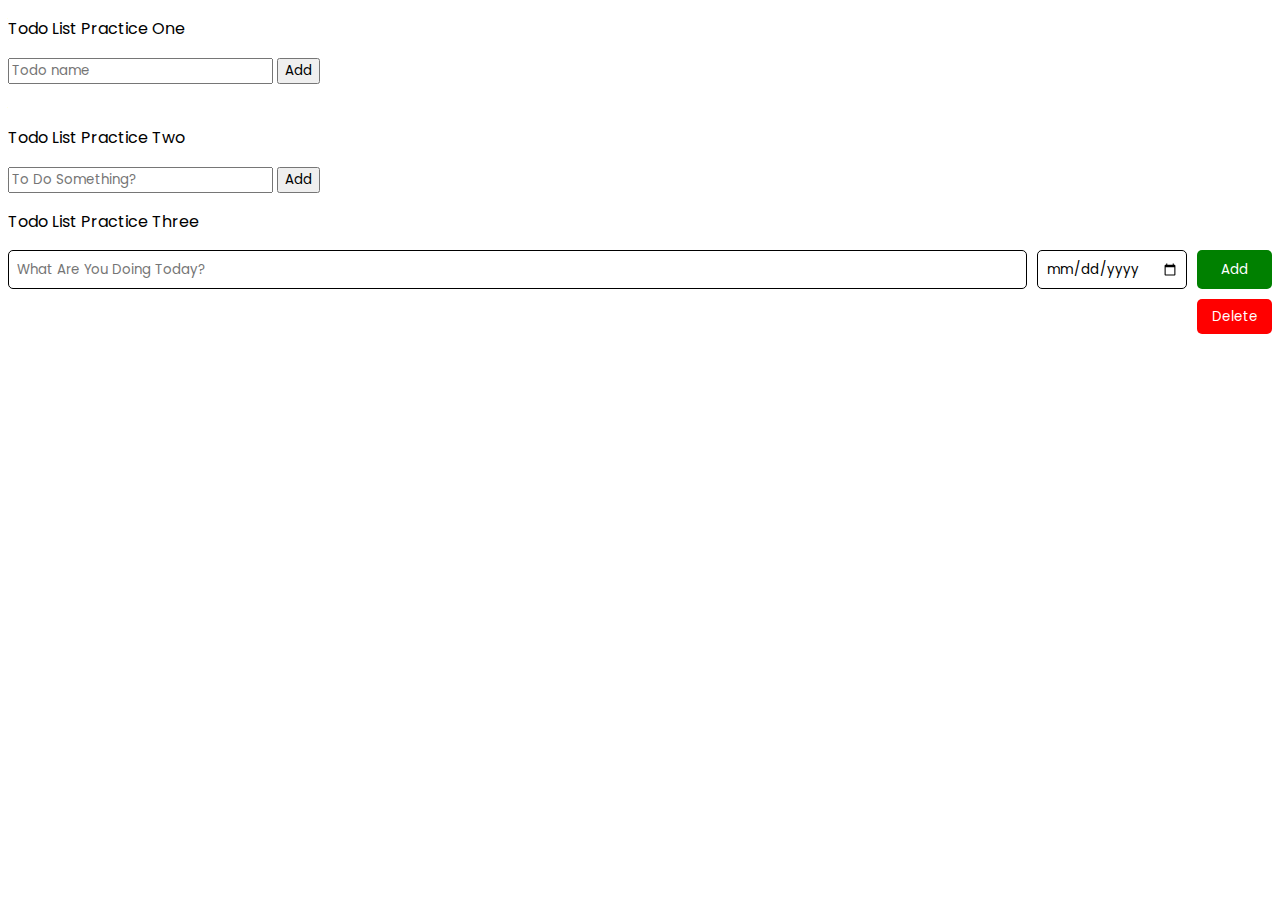
<file: Arrays-and-Loops/index.html>
<!DOCTYPE html>
<html lang="en">
<head>
    <meta charset="UTF-8">
    <meta name="viewport" content="width=device-width, initial-scale=1.0">
    <link rel="stylesheet" href="css/styles.css">
    <script src="js/main.js"></script>
    <title>Arrays And Loops</title>
</head>
<body>
    <!-- Exercise 1 -->
    <p>Todo List Practice One</p>
    <input class="todo-one" type="text" placeholder="Todo name">
    <button onclick="addTodo()">Add</button>
    <br><br>
    
    <!-- Exercise 2 -->
    <p>Todo List Practice Two</p>
    <input type="text" class="todo-two" placeholder="To Do Something?">
    <button onclick="addTodoSomething()">Add</button>
    <div class="result-todo"></div>

    <!-- Exercise 3 -->
    <p>Todo List Practice Three</p>
    <div class="todo-input">
        <input type="text" class="todo-three" placeholder="What Are You Doing Today?">
        <input type="date" class="todo-date">
        <button onclick="todoAnything()">Add</button>
    </div>

    <div class="result-any"></div>
</body>
</html>
</file>
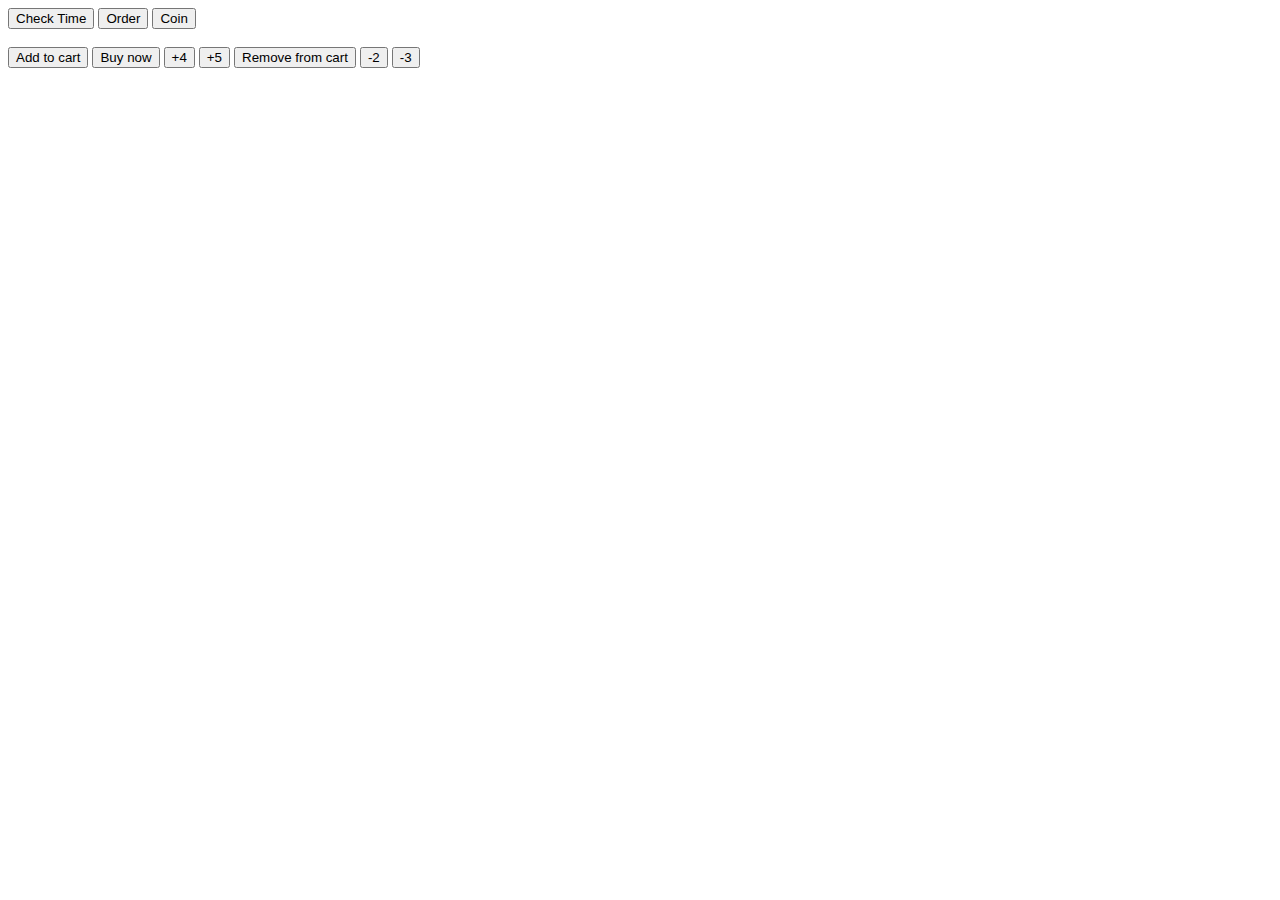
<file: Booleans-and-If-Statements/index.html>
<!DOCTYPE html>
<html lang="en">
<head>
    <meta charset="UTF-8">
    <meta name="viewport" content="width=device-width, initial-scale=1.0">
    <script src="js/main.js"></script>
    <title>Booleans and If Statements</title>
</head>
<body>
    <button onclick="clock()">Check Time</button>
    <button onclick="order()">Order</button>
    <button onclick="coin()">Coin</button>
    
    <br><br>    

    <!-- Quantity Cart -->
    <button class="add" onclick="add()">Add to cart</button>
    <button class="buy" onclick="buy()">Buy now</button>
    <button class="plusFour" onclick="plusFour()">+4</button>
    <button class="plusFive" onclick="plusFive()">+5</button>
    <button class="remove" onclick="remove()">Remove from cart</button>
    <button class="minusTwo" onclick="minusTwo()">-2</button>
    <button class="minusThree" onclick="minusThree()">-3</button>
</body>
</html>
</file>
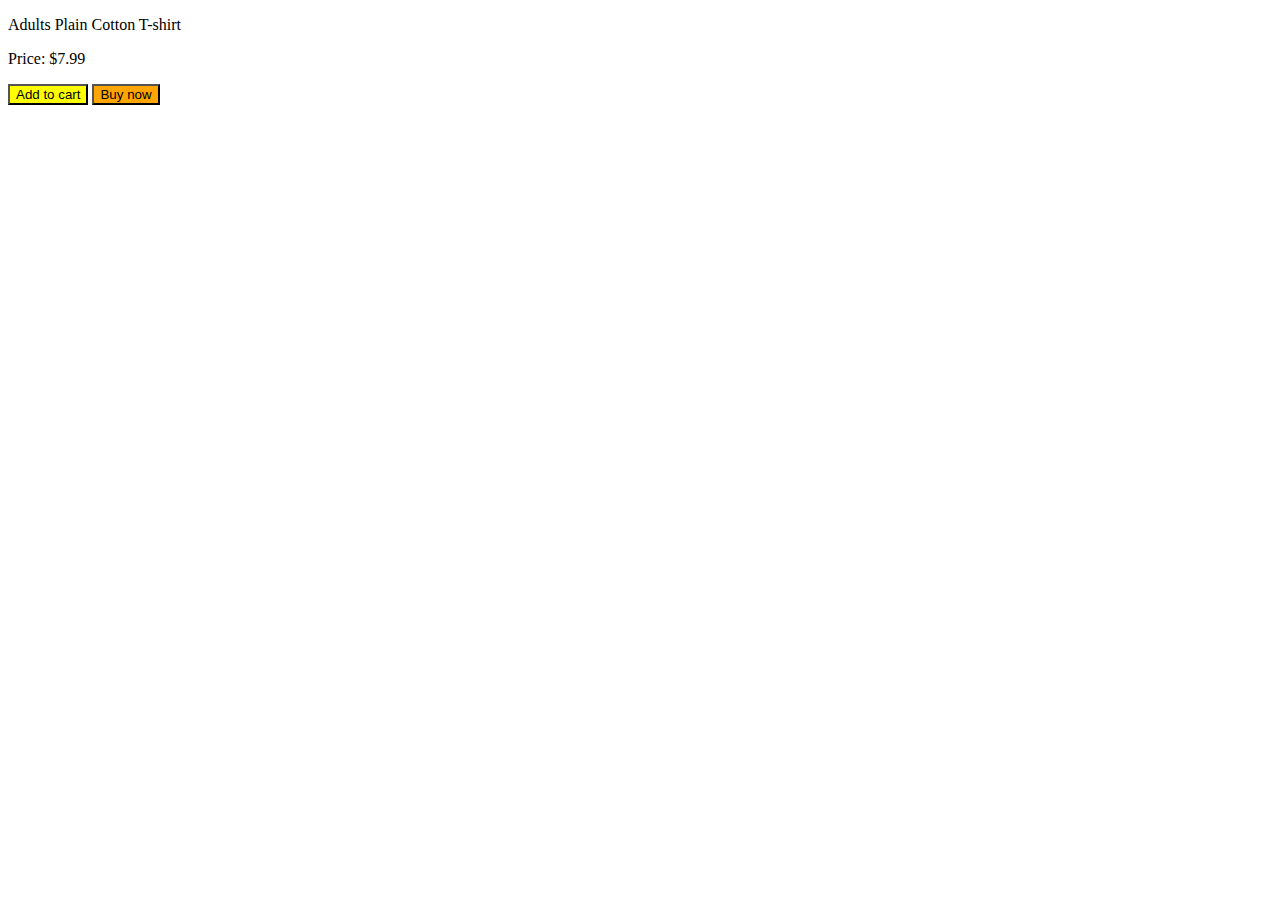
<file: Console/index.html>
<!DOCTYPE html>
<html lang="en">
<head>
    <meta charset="UTF-8">
    <meta name="viewport" content="width=device-width, initial-scale=1.0">
    <link rel="stylesheet" href="css/styles.css">
    <script src="js/main.js"></script>
    <title>Buttons</title>
</head>
<body>
    <p>Adults Plain Cotton T-shirt</p>
    <p>Price: $7.99</p>
    <button class="add" onclick="add()">Add to cart</button>
    <button class="buy" onclick="buy()">Buy now</button>
</body>
</html>
</file>
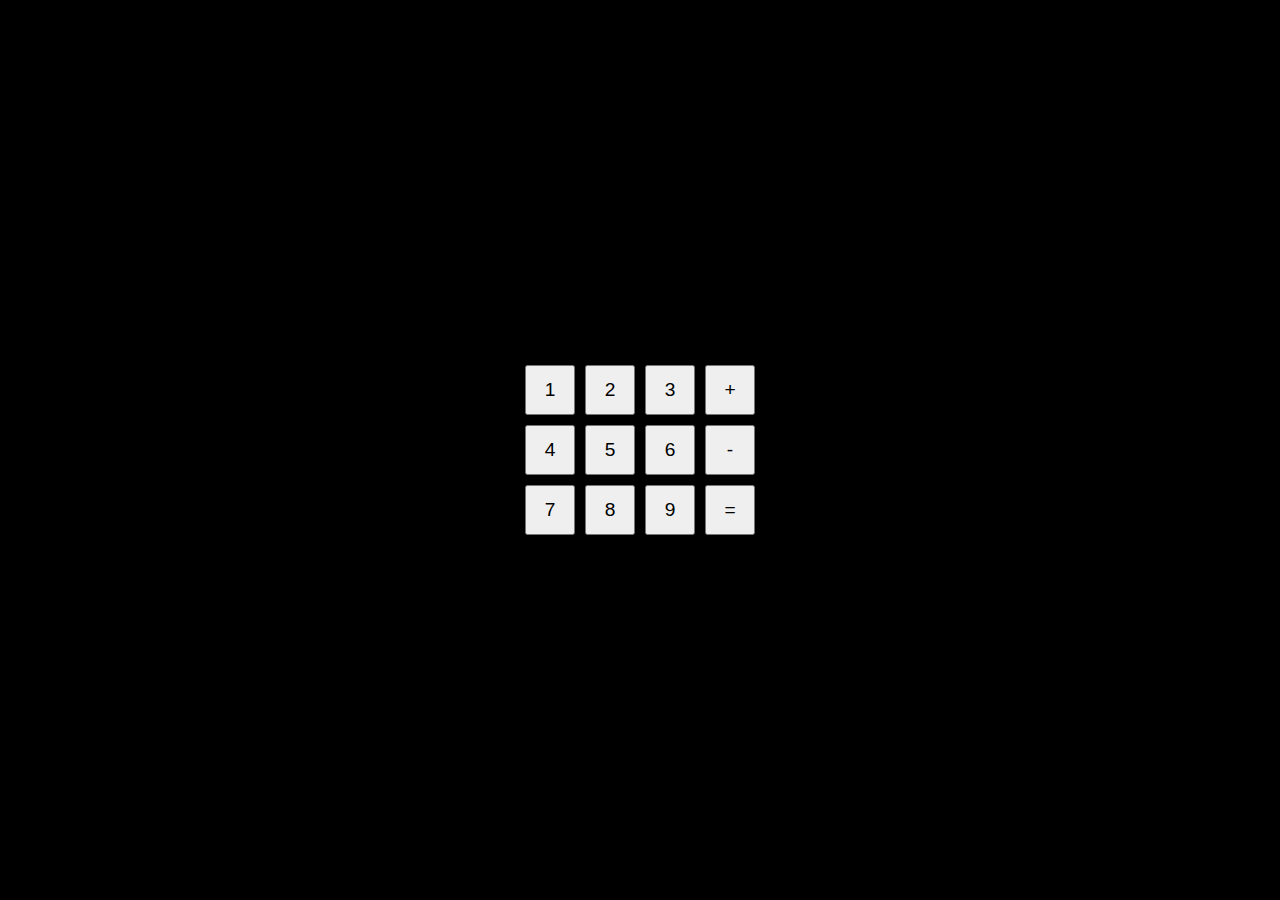
<file: Functions/index.html>
<!DOCTYPE html>
<html lang="en">
<head>
    <meta charset="UTF-8">
    <meta name="viewport" content="width=device-width, initial-scale=1.0">
    <link rel="stylesheet" href="css/styles.css">
    <script src="js/main.js"></script>
    <title>Function</title>
</head>
<body>
    <!-- Calculator -->
    <div class="container">
        <button class="one" onclick="one()">1</button>
        <button class="two" onclick="two()">2</button>
        <button class="three" onclick="three()">3</button>
        <button class="plus" onclick="plus()">+</button>
        <button class="four" onclick="four()">4</button>
        <button class="five" onclick="five()">5</button>
        <button class="six" onclick="six()">6</button>
        <button class="minus" onclick="minus()">-</button>
        <button class="seven" onclick="seven()">7</button>
        <button class="eight" onclick="eight()">8</button>
        <button class="nine" onclick="nine()">9</button>
        <button class="equal" onclick="equal()">=</button>
    </div>
</body>
</html>
</file>
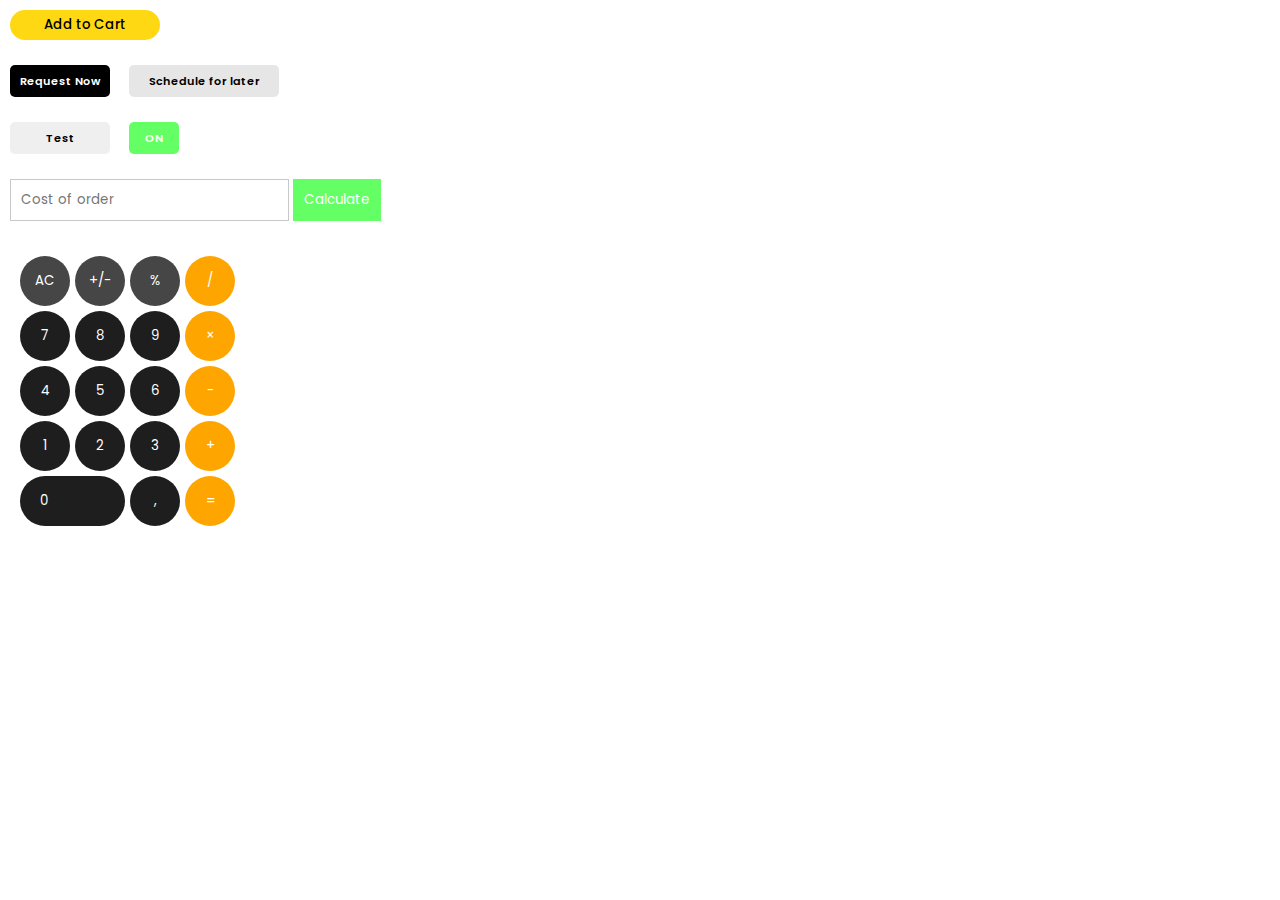
<file: HTML-CSS-JavaScript-Together/index.html>
<!DOCTYPE html>
<html lang="en">
<head>
    <meta charset="UTF-8">
    <meta name="viewport" content="width=device-width, initial-scale=1.0">
    <link rel="stylesheet" href="css/styles.css">
    <script src="js/main.js"></script>
    <title>HTML CSS and JavaScript Together</title>
</head>
<body>
    <!-- Amazon Button -->
    <button class="amazon">Add to Cart</button>
    <br><br>
    
    <!-- Uber Button -->
    <button class="request">Request Now</button>
    <button class="schedule">Schedule for later</button>
    <br><br>

    <!-- Add button with another method, use classList.contains('class-name') and use DOM -->
    <button class="js-button">Test</button>

    <!-- Create more button,when clicking the button add or remove the class 'is-toggled, and use any styling and use if(classList.contains('is-toggled')) to decided wheter to add or remove the class name' -->
    <button class="is-toggled">ON</button>
    <br><br>

    <!-- Copy task before on DOM, if we type a number less than 0, display a red error message -->
    <input class="input-order" onkeydown="costKeydown(event)" type="text" placeholder="Cost of order">
    <button class="order-button" onclick="calculate()">Calculate</button>
    <p class="total-cost"></p>
    <br>

    <!-- Exercise to make calculator -->
    <div class="calculation">
        <div class="container">
            <button class="gray-btn" onclick="ac()">AC</button>
            <button class="gray-btn" onclick="plusMinus()">+/-</button>
            <button class="gray-btn" onclick="percent()">%</button>
            <button class="orange-btn" onclick="devide()">/</button>
            <button class="black-btn" onclick="seven()">7</button>
            <button class="black-btn" onclick="eight()">8</button>
            <button class="black-btn" ondblclick="nine()">9</button>
            <button class="orange-btn" onclick="times()">×</button>
            <button class="black-btn" onclick="four()">4</button>
            <button class="black-btn" onclick="five()">5</button>
            <button class="black-btn" onclick="six()">6</button>
            <button class="orange-btn" onclick="minus()">-</button>
            <button class="black-btn" onclick="one()">1</button>
            <button class="black-btn" onclick="two()">2</button>
            <button class="black-btn" onclick="three()">3</button>
            <button class="orange-btn" onclick="plus()">+</button>
            <button class="zero-btn" onclick="zero()">0</button>
            <button class="black-btn" onclick="comma()">,</button>
            <button class="orange-btn" onclick="equal()">=</button>
            <p class="calculatorResult"></p>
        </div>
    </div>
</body>
</html>
</file>
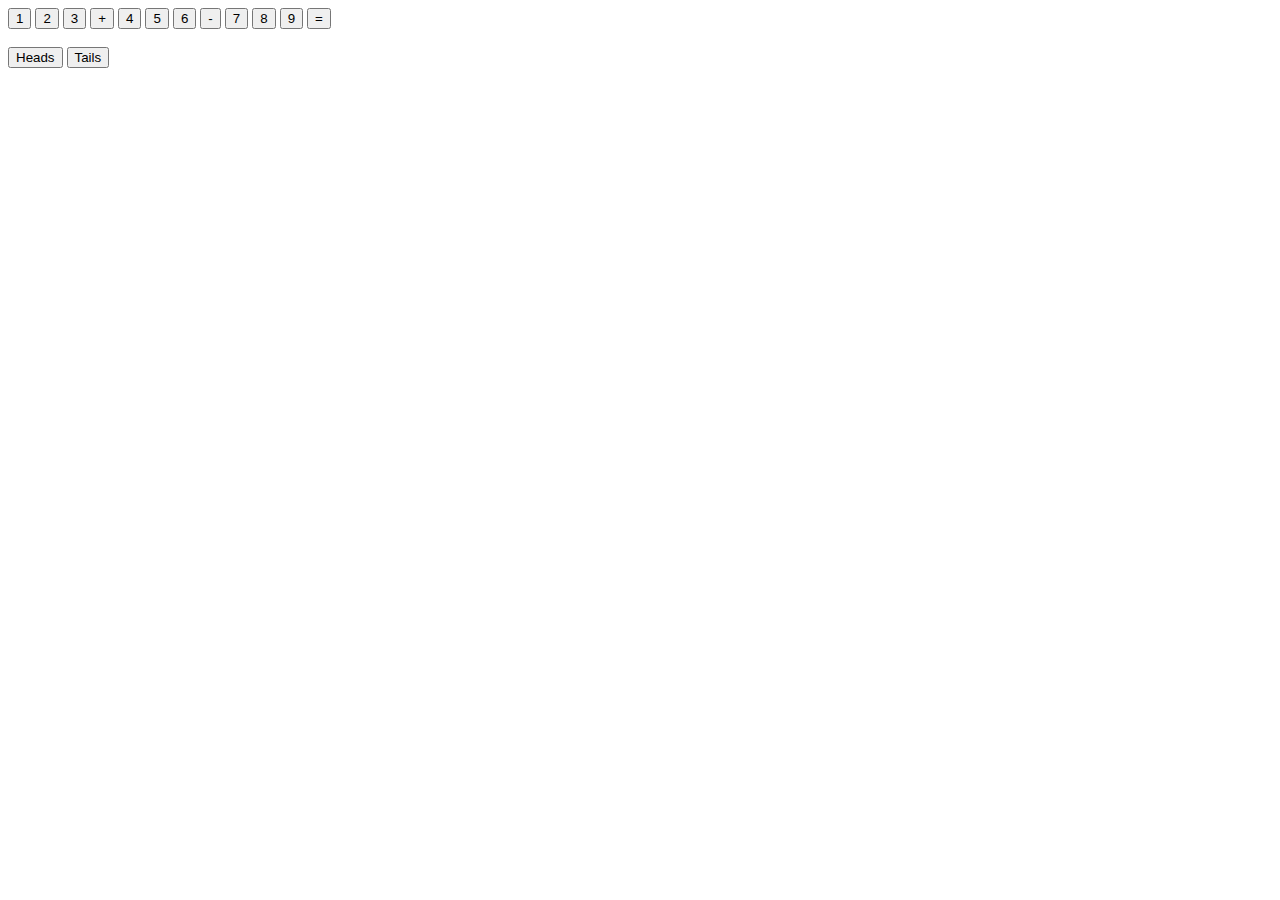
<file: Objects/index.html>
<!DOCTYPE html>
<html lang="en">
<head>
    <meta charset="UTF-8">
    <meta name="viewport" content="width=device-width, initial-scale=1.0">
    <script src="js/main.js"></script>
    <title>Objects</title>
</head>
<body>
    <!-- Calculator -->
    <button class="one" onclick="updateCalculation('1')">1</button>
    <button class="two" onclick="updateCalculation('2')">2</button>
    <button class="three" onclick="updateCalculation('3')">3</button>
    <button class="plus" onclick="updateCalculation(' + ')">+</button>
    <button class="four" onclick="updateCalculation('4')">4</button>
    <button class="five" onclick="updateCalculation('5')">5</button>
    <button class="six()" onclick="updateCalculation('6')">6</button>
    <button class="minus" onclick="updateCalculation(' - ')">-</button>
    <button class="seven" onclick="updateCalculation('7')">7</button>
    <button class="eight" onclick="updateCalculation('8')">8</button>
    <button class="nine" onclick="updateCalculation('9')">9</button>
    <button class="equal" onclick="calculate()">=</button>

    <br><br>

    <!-- Coin Flip -->
    <button onclick="heads()">Heads</button>
    <button onclick="tails()">Tails</button>
</body>
</html>
</file>
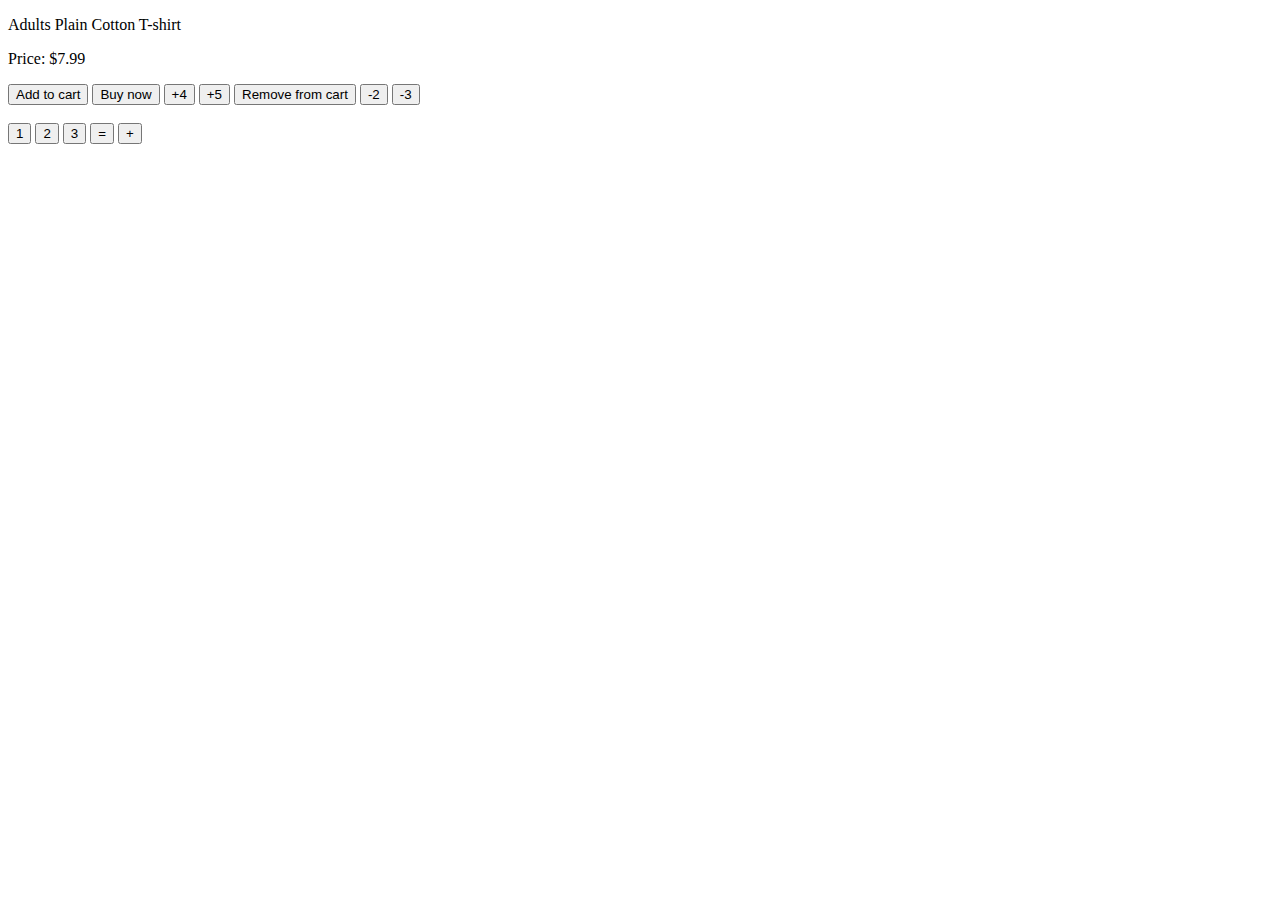
<file: Variables/index.html>
<!DOCTYPE html>
<html lang="en">
<head>
    <meta charset="UTF-8">
    <meta name="viewport" content="width=device-width, initial-scale=1.0">
    <script src="js/main.js"></script>
    <title>Buttons</title>
</head>
<body>
    <!-- Quantity Cart -->
    <p>Adults Plain Cotton T-shirt</p>
    <p>Price: $7.99</p>
    <button class="add" onclick="add()">Add to cart</button>
    <button class="buy" onclick="buy()">Buy now</button>
    <button class="plusFour" onclick="plusFour()">+4</button>
    <button class="plusFive" onclick="plusFive()">+5</button>
    <button class="remove" onclick="remove()">Remove from cart</button>
    <button class="minusTwo" onclick="minusTwo()">-2</button>
    <button class="minusThree" onclick="minusThree()">-3</button>

    <br><br>

    <!-- Calculator -->
    <button class="one" onclick="one()">1</button>
    <button class="two" onclick="two()">2</button>
    <button class="three" onclick="three()">3</button>
    <button class="equal" onclick="equal()">=</button>
    <button class="plus" onclick="plus()">+</button>
</body>
</html>
</file>
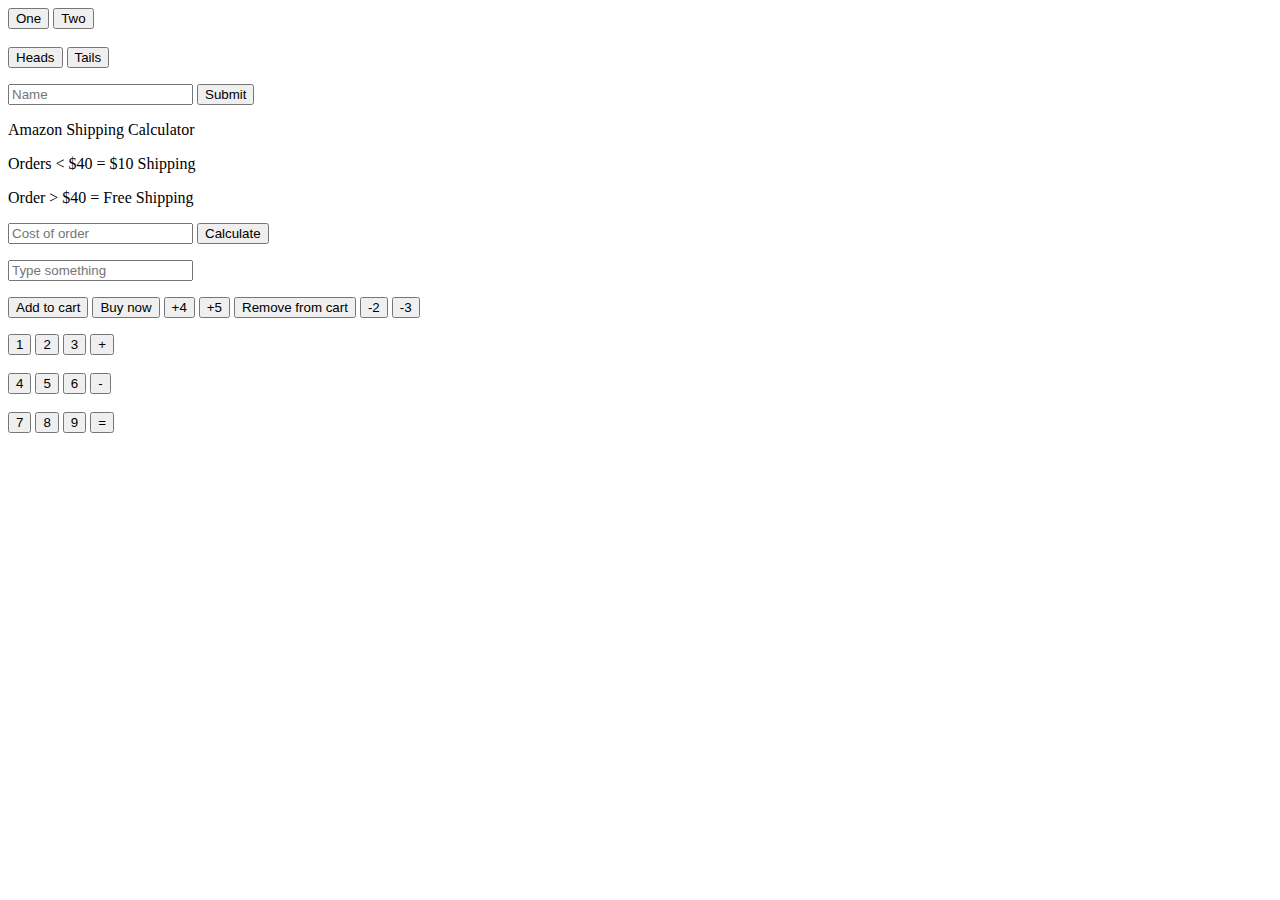
<file: Document-Object-Model/exercise/index.html>
<!DOCTYPE html>
<html lang="en">
<head>
    <meta charset="UTF-8">
    <meta name="viewport" content="width=device-width, initial-scale=1.0">
    <script src="js/main.js"></script>
    <title>Exercise</title>
</head>
<body>
    <button>One</button>
    <button class="two">Two</button>

    <br><br>

    <button class="heads">Heads</button>
    <button class="tails">Tails</button>
    <p class="result"></p>

    <input type="text" placeholder="Name" class="inputName" onkeydown="handleKeyDown(event)">
    <button class="submitButton" onclick="submit()">Submit</button>
    <p class="resultName"></p>

    <!-- Amazon Shipping Calculator -->
    <p>Amazon Shipping Calculator</p>
    <p>Orders < $40 = $10 Shipping</p>
    <p>Order > $40 = Free Shipping</p>
    <input class="input-order" onkeydown="costKeydown(event)" type="text" placeholder="Cost of order">
    <button onclick="calculate()">Calculate</button>
    <p class="total-cost"></p>

    <input class="input" type="text" placeholder="Type something" onkeyup="inputKey(event)">
    <p class="resultInput"></p>

    <!-- Quantity Cart -->
    <button class="add" onclick="add()">Add to cart</button>
    <button class="buy" onclick="buy()">Buy now</button>
    <button class="plusFour" onclick="plusFour()">+4</button>
    <button class="plusFive" onclick="plusFive()">+5</button>
    <button class="remove" onclick="remove()">Remove from cart</button>
    <button class="minusTwo" onclick="minusTwo()">-2</button>
    <button class="minusThree" onclick="minusThree()">-3</button>
    <p class="addQuantity"></p>
    <p class="cartDisplay"></p>

    <!-- Calculator -->
    <button class="one" onclick="one()">1</button>
    <button class="two" onclick="two()">2</button>
    <button class="three" onclick="three()">3</button>
    <button class="plus" onclick="plus()">+</button>
    <br><br>
    <button class="four" onclick="four()">4</button>
    <button class="five" onclick="five()">5</button>
    <button class="six" onclick="six()">6</button>
    <button class="minus" onclick="minus()">-</button>
    <br><br>
    <button class="seven" onclick="seven()">7</button>
    <button class="eight" onclick="eight()">8</button>
    <button class="nine" onclick="nine()">9</button>
    <button class="equal" onclick="equal()">=</button>
    <p class="calculatorResult"></p>

</body>
</html>
</file>
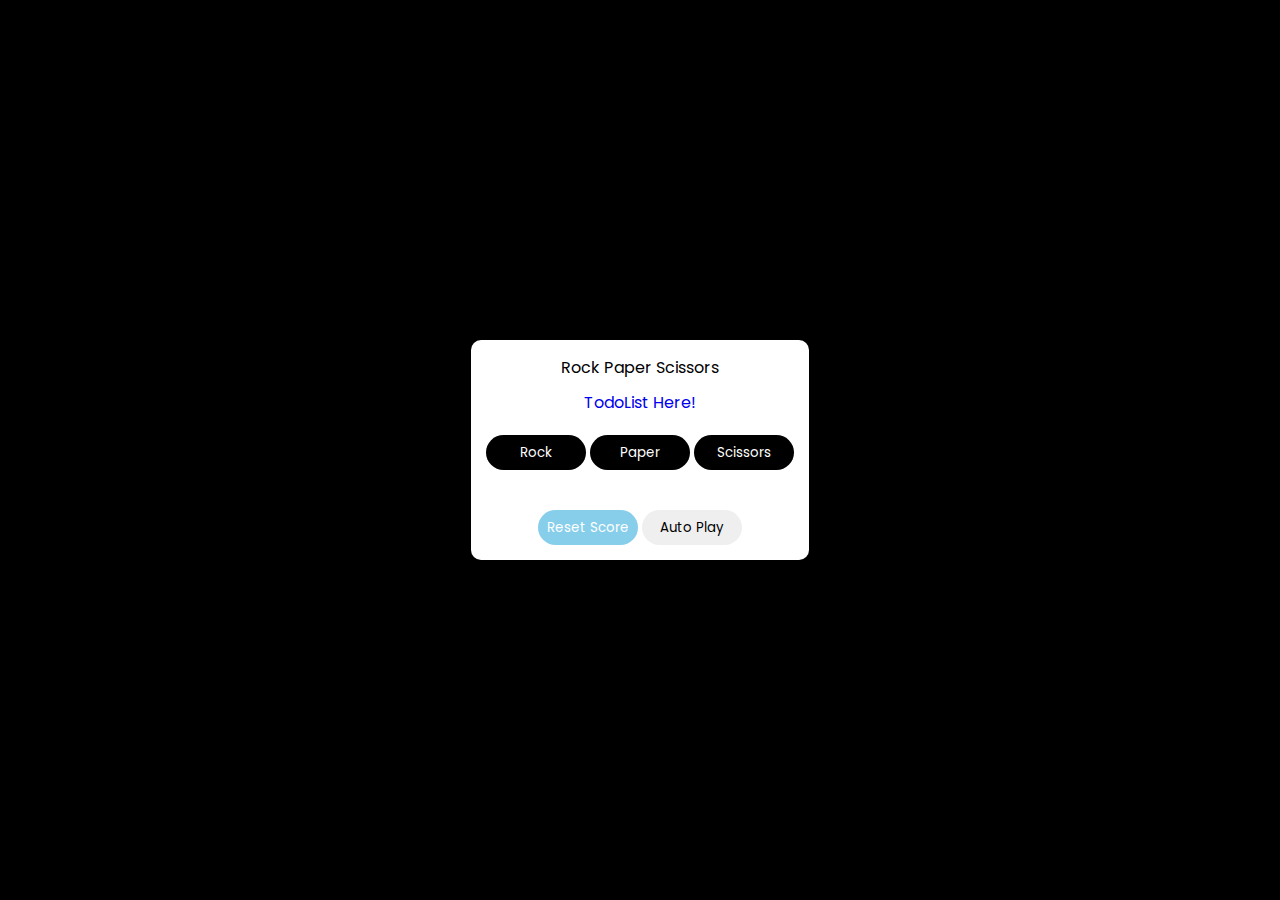
<file: Advanced-Function/rps.html>
<!DOCTYPE html>
<html lang="en">
<head>
    <meta charset="UTF-8">
    <meta name="viewport" content="width=device-width, initial-scale=1.0">
    <link rel="stylesheet" href="css/rps.css">
    <script src="js/rps.js"></script>
    <title>Rock Paper Scissors</title>
</head>
<body>
    <!-- Rock Paper Scissors -->
    <div class="rock-paper-scissors">
        <p>Rock Paper Scissors</p>
        <a href="todolist.html">TodoList Here!</a>
        <div class="item">
            <button onclick="user('Rock')" class="rock-btn">Rock</button>
            <button onclick="user('Paper')" class="paper-btn">Paper</button>
            <button onclick="user('Scissors')" class="scissors-btn">Scissors</button>
        </div>
        <p class="output-process"></p>
        <p class="output-result"></p>
        <p class="output-score"></p>
        <div class="button">
            <button class="reset" onclick="reset()">Reset Score</button>
            <button class="autoPlay" onclick="autoPlay()">Auto Play</button>
        </div>
    </div>
</body>
</html>
</file>
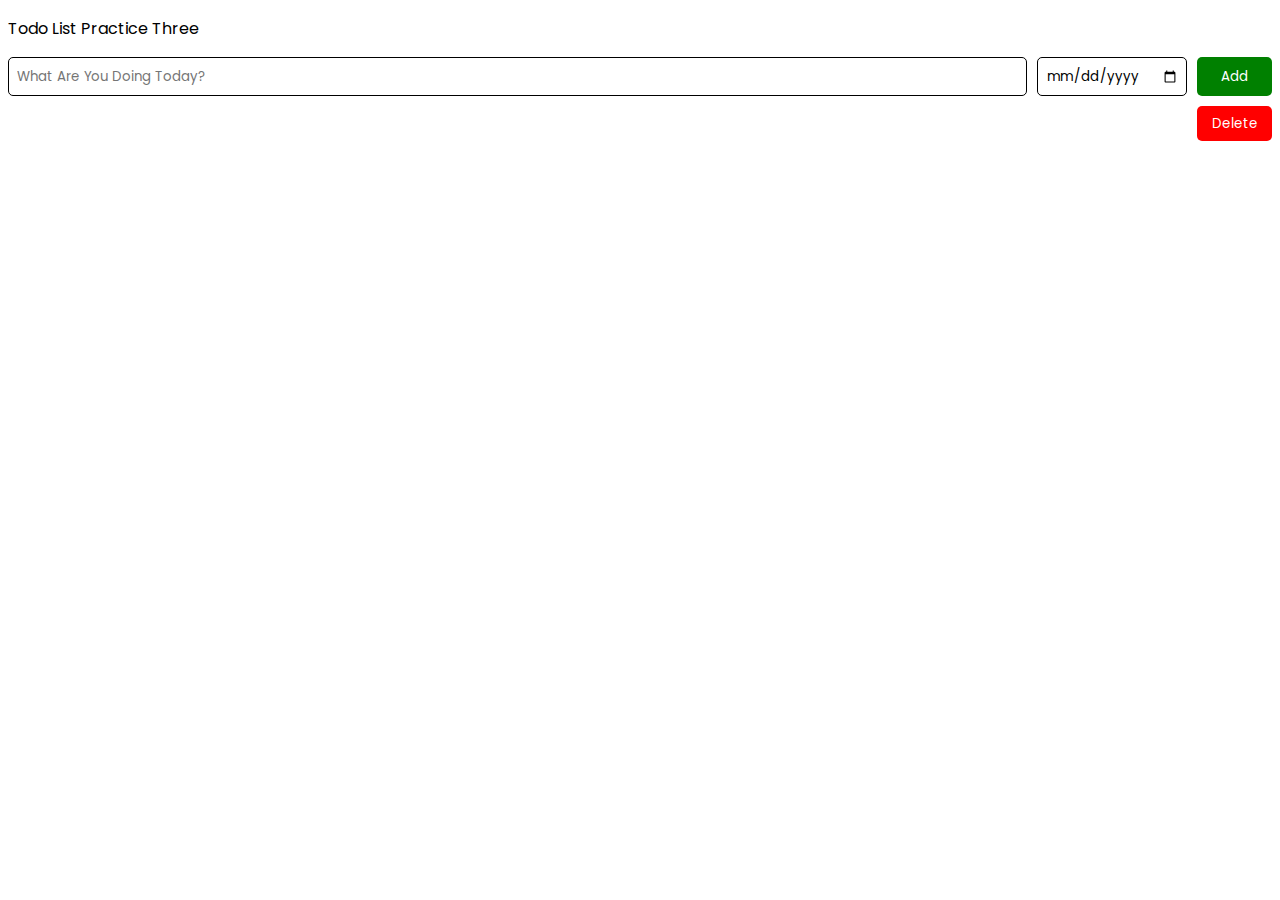
<file: Advanced-Function/todolist.html>
<!DOCTYPE html>
<html lang="en">
<head>
    <meta charset="UTF-8">
    <meta name="viewport" content="width=device-width, initial-scale=1.0">
    <link rel="stylesheet" href="css/todolist.css">
    <script src="js/todolist.js"></script>
    <title>To Do List</title>
</head>
<body>
    <p>Todo List Practice Three</p>
    <div class="todo-input">
        <input type="text" class="todo-three" placeholder="What Are You Doing Today?">
        <input type="date" class="todo-date">
        <button onclick="todoAnything()" class="add-btn">Add</button>
    </div>

    <div class="result-any"></div>
</body>
</html>
</file>
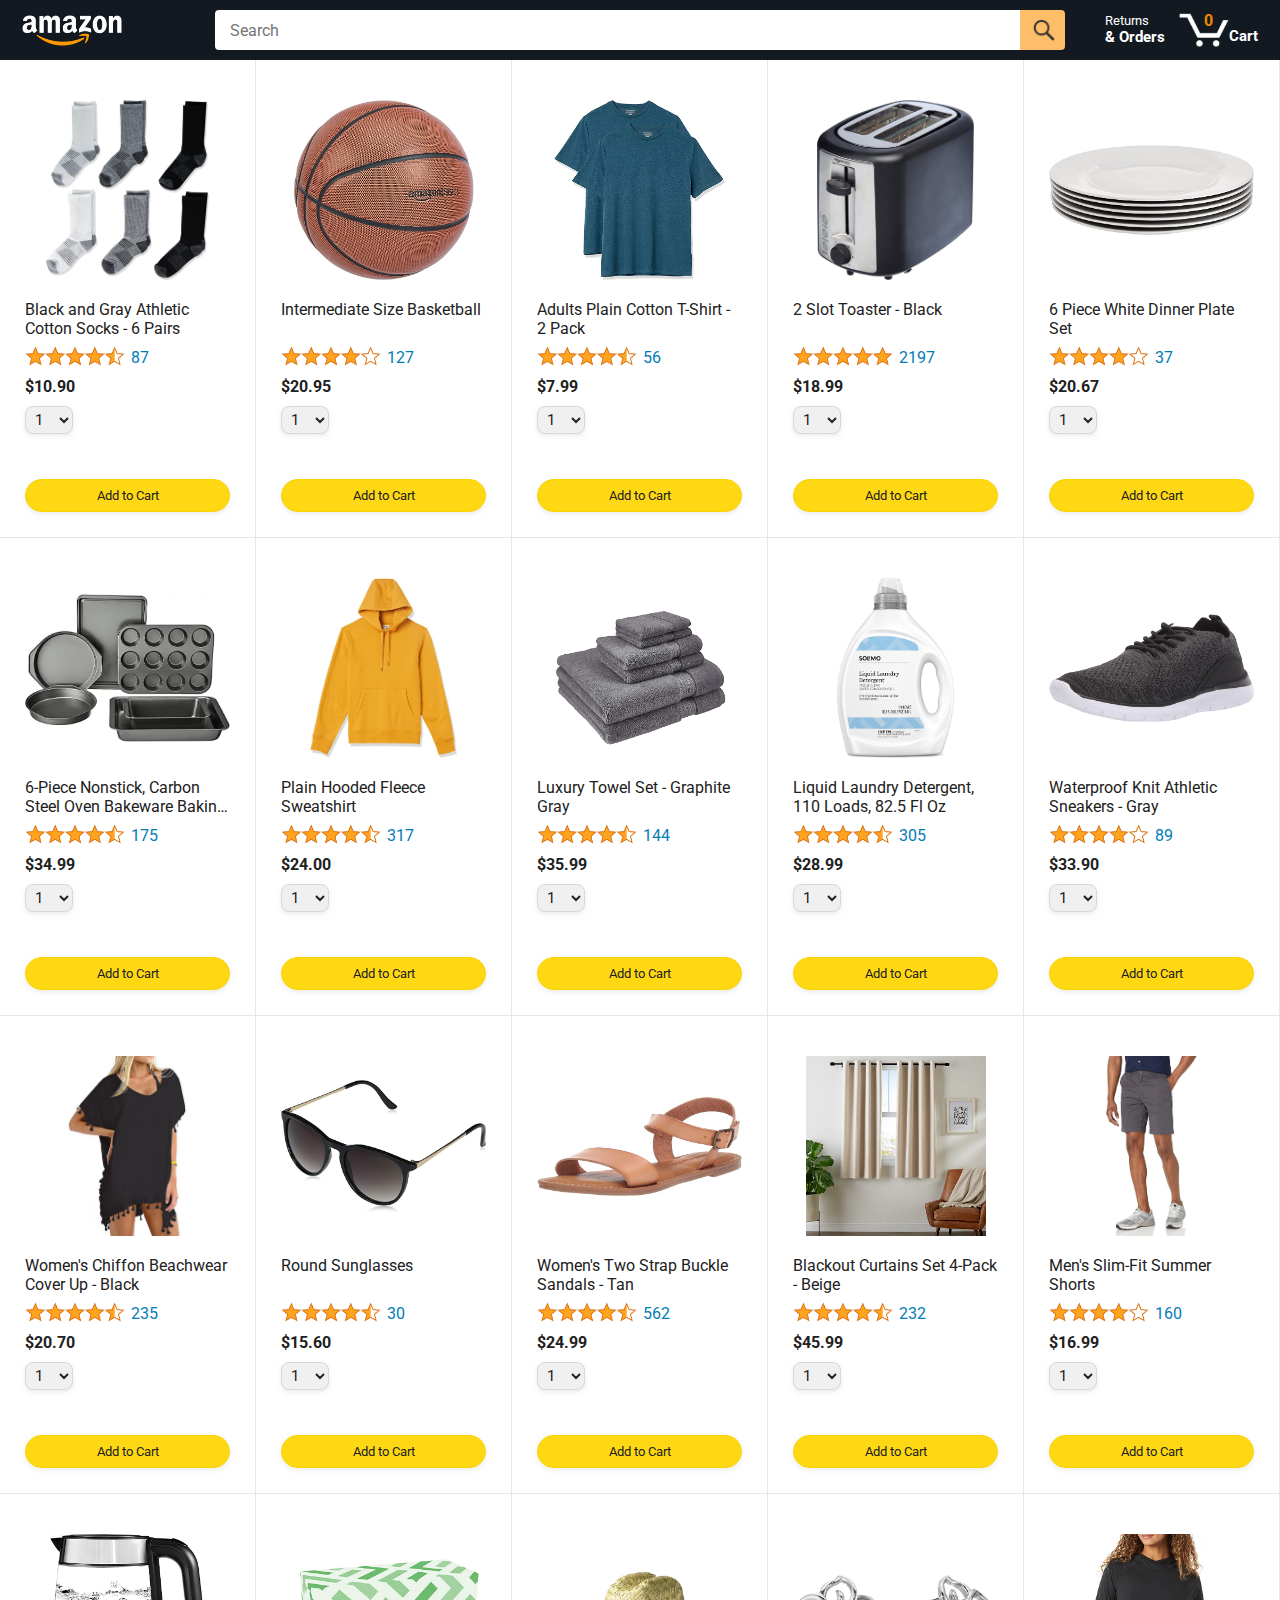
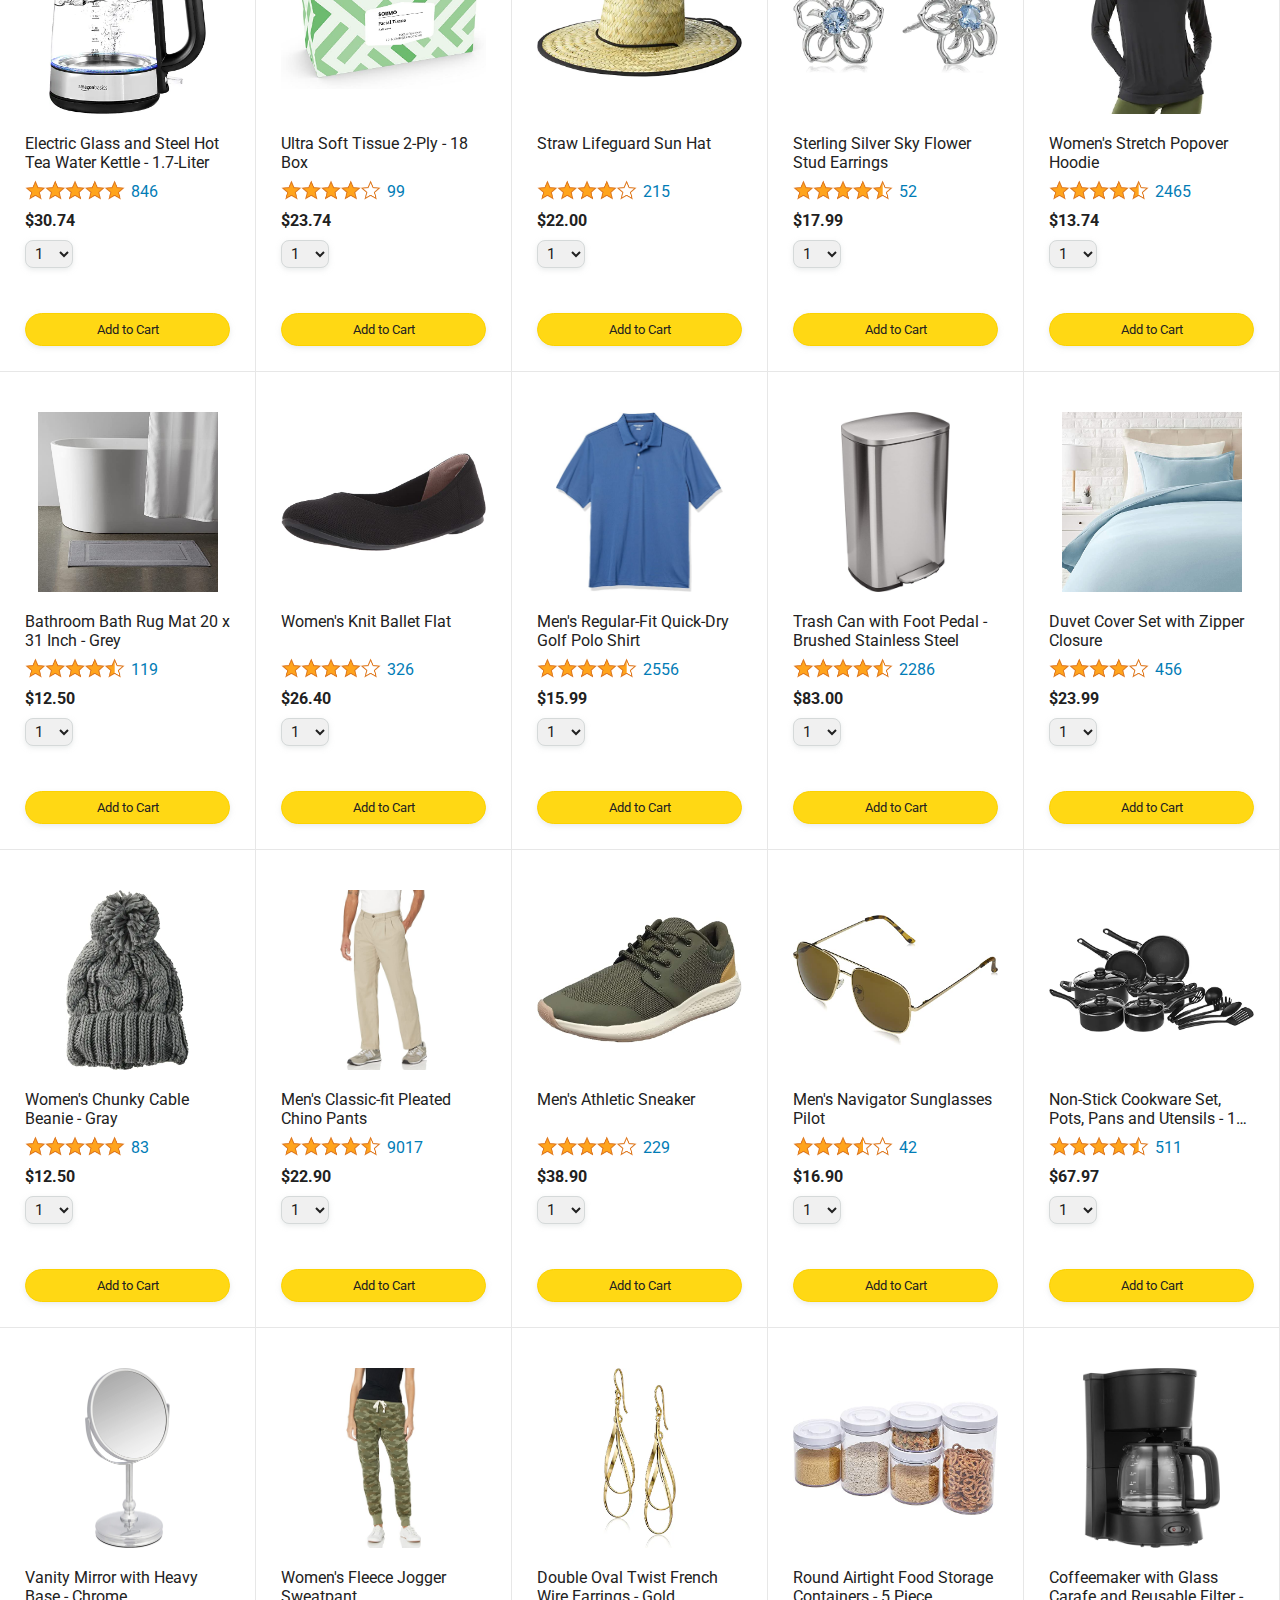
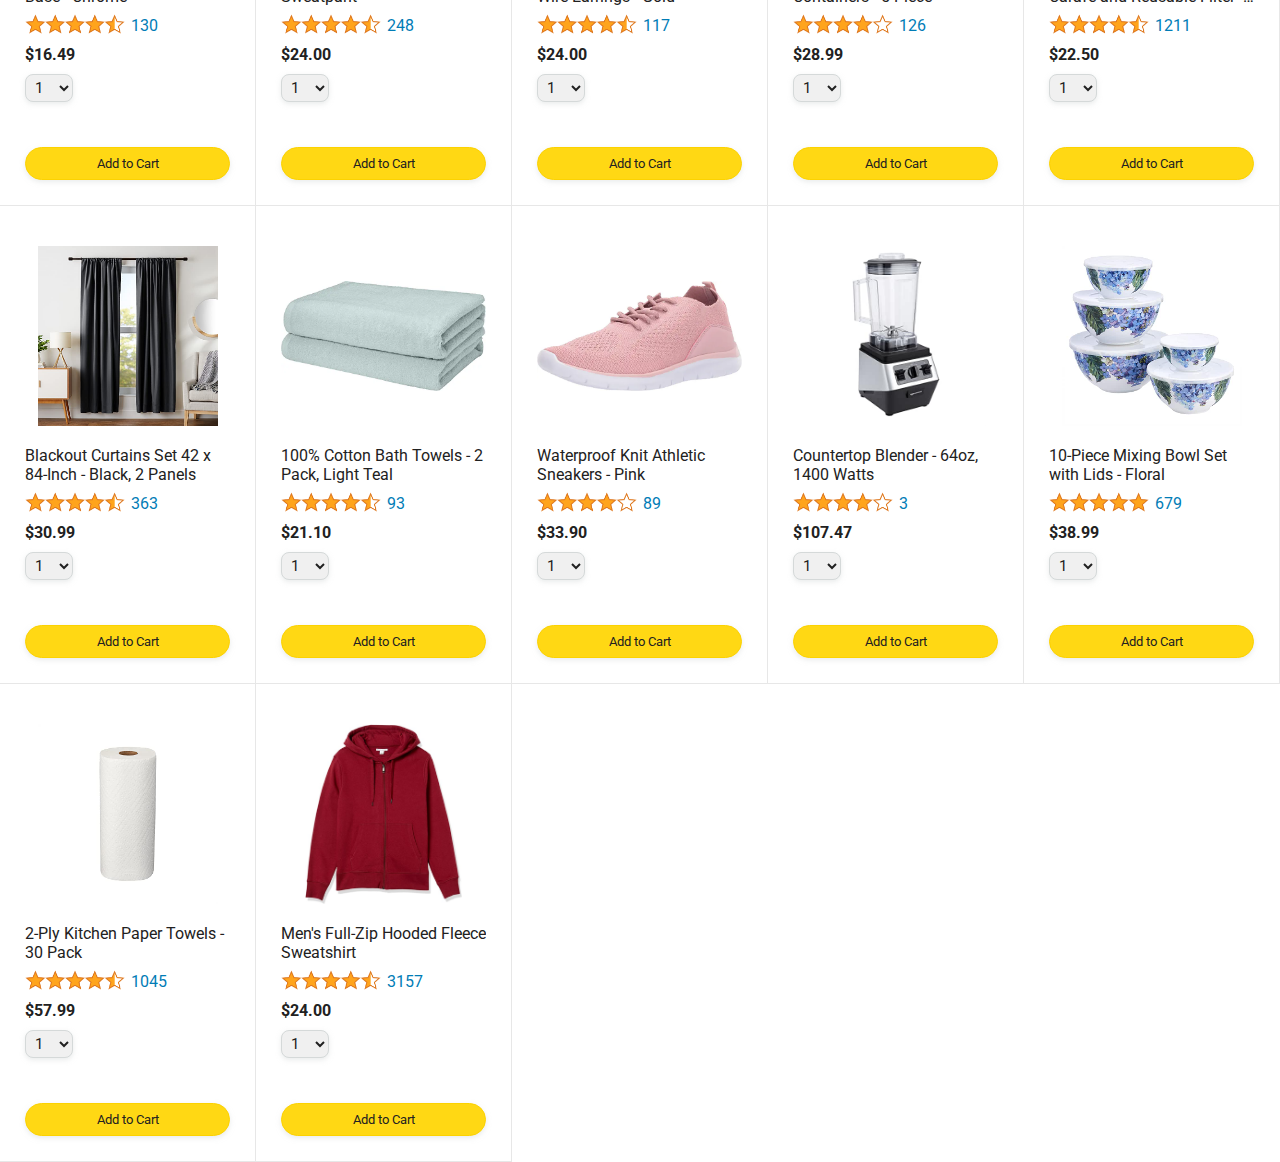
<file: Amazon-Project/amazon.html>
<!DOCTYPE html>
<html>
  <head>
    <title>Amazon Project</title>

    <!-- This code is needed for responsive design to work.
      (Responsive design = make the website look good on
      smaller screen sizes like a phone or a tablet). -->
    <meta name="viewport" content="width=device-width, initial-scale=1">

    <!-- Load a font called Roboto from Google Fonts. -->
    <link rel="preconnect" href="https://fonts.googleapis.com">
    <link rel="preconnect" href="https://fonts.gstatic.com" crossorigin>
    <link href="https://fonts.googleapis.com/css2?family=Roboto:wght@400;500;700&display=swap" rel="stylesheet">

    <!-- Here are the CSS files for this page. -->
    <link rel="stylesheet" href="styles/shared/general.css">
    <link rel="stylesheet" href="styles/shared/amazon-header.css">
    <link rel="stylesheet" href="styles/pages/amazon.css">
  </head>
  <body>
    <div class="amazon-header">
      <div class="amazon-header-left-section">
        <a href="amazon.html" class="header-link">
          <img class="amazon-logo"
            src="images/amazon-logo-white.png">
          <img class="amazon-mobile-logo"
            src="images/amazon-mobile-logo-white.png">
        </a>
      </div>

      <div class="amazon-header-middle-section">
        <input class="search-bar" type="text" placeholder="Search">

        <button class="search-button">
          <img class="search-icon" src="images/icons/search-icon.png">
        </button>
      </div>

      <div class="amazon-header-right-section">
        <a class="orders-link header-link" href="orders.html">
          <span class="returns-text">Returns</span>
          <span class="orders-text">& Orders</span>
        </a>

        <a class="cart-link header-link" href="checkout.html">
          <img class="cart-icon" src="images/icons/cart-icon.png">
          <div class="cart-quantity js-cart-quantity">0</div>
          <div class="cart-text">Cart</div>
        </a>
      </div>
    </div>

    <div class="main">
      <div class="products-grid js-products-grid">
      </div>
    </div>

    <script src="data/cart.js"></script>
    <script src="data/products.js"></script>
    <script src="scripts/amazon.js"></script>
  </body>
</html>
</file>
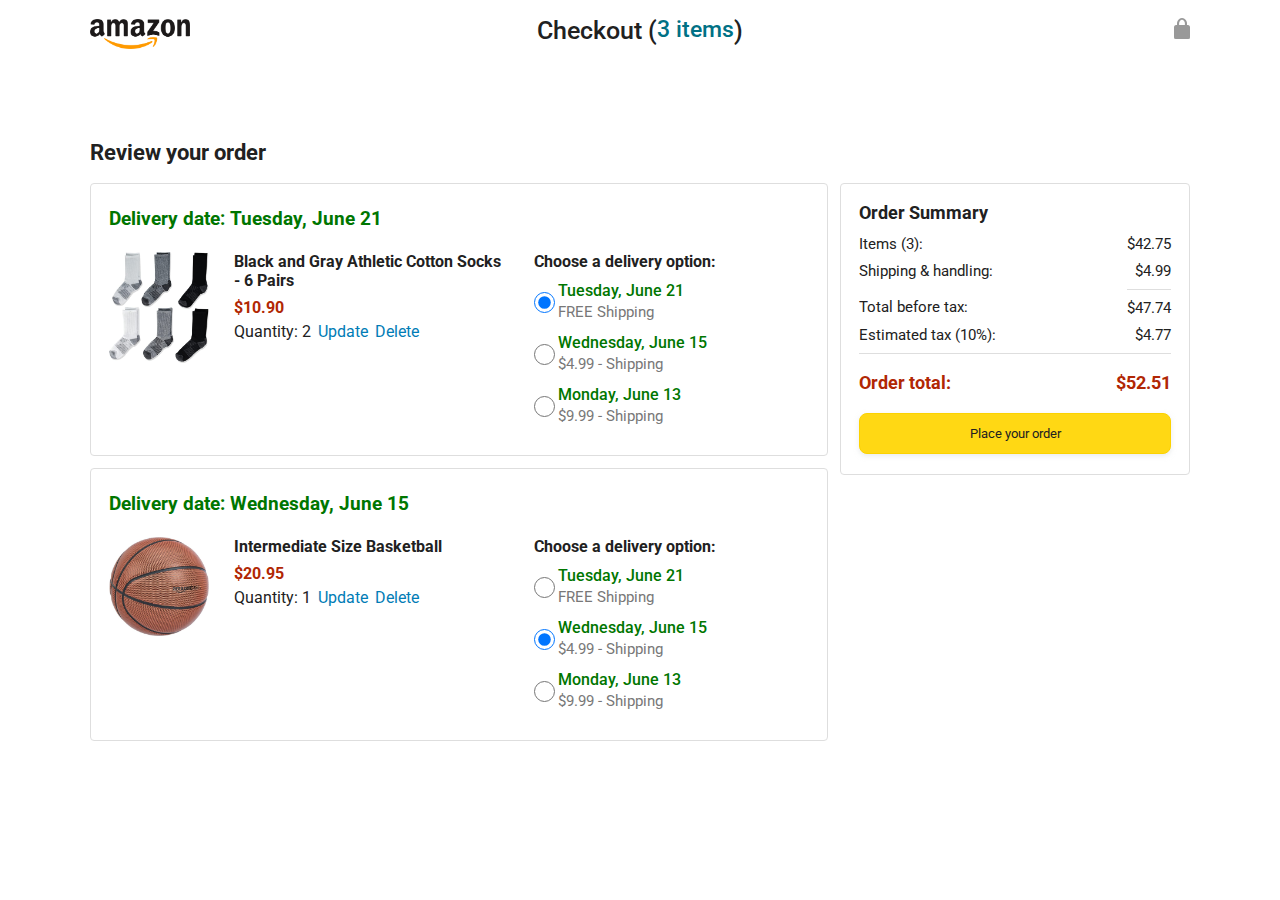
<file: Amazon-Project/checkout.html>
<!DOCTYPE html>
<html>
  <head>
    <title>Checkout</title>

    <!-- This code is needed for responsive design to work.
      (Responsive design = make the website look good on
      smaller screen sizes like a phone or a tablet). -->
    <meta name="viewport" content="width=device-width, initial-scale=1">

    <!-- Load a font called Roboto from Google Fonts. -->
    <link rel="preconnect" href="https://fonts.googleapis.com">
    <link rel="preconnect" href="https://fonts.gstatic.com" crossorigin>
    <link href="https://fonts.googleapis.com/css2?family=Roboto:wght@400;500;700&display=swap" rel="stylesheet">

    <!-- Here are the CSS files for this page. -->
    <link rel="stylesheet" href="styles/shared/general.css">
    <link rel="stylesheet" href="styles/pages/checkout/checkout-header.css">
    <link rel="stylesheet" href="styles/pages/checkout/checkout.css">
  </head>
  <body>
    <div class="checkout-header">
      <div class="header-content">
        <div class="checkout-header-left-section">
          <a href="amazon.html">
            <img class="amazon-logo" src="images/amazon-logo.png">
            <img class="amazon-mobile-logo" src="images/amazon-mobile-logo.png">
          </a>
        </div>

        <div class="checkout-header-middle-section">
          Checkout (<a class="return-to-home-link"
            href="amazon.html">3 items</a>)
        </div>

        <div class="checkout-header-right-section">
          <img src="images/icons/checkout-lock-icon.png">
        </div>
      </div>
    </div>

    <div class="main">
      <div class="page-title">Review your order</div>

      <div class="checkout-grid">
        <div class="order-summary">
          <div class="cart-item-container">
            <div class="delivery-date">
              Delivery date: Tuesday, June 21
            </div>

            <div class="cart-item-details-grid">
              <img class="product-image"
                src="images/products/athletic-cotton-socks-6-pairs.jpg">

              <div class="cart-item-details">
                <div class="product-name">
                  Black and Gray Athletic Cotton Socks - 6 Pairs
                </div>
                <div class="product-price">
                  $10.90
                </div>
                <div class="product-quantity">
                  <span>
                    Quantity: <span class="quantity-label">2</span>
                  </span>
                  <span class="update-quantity-link link-primary">
                    Update
                  </span>
                  <span class="delete-quantity-link link-primary">
                    Delete
                  </span>
                </div>
              </div>

              <div class="delivery-options">
                <div class="delivery-options-title">
                  Choose a delivery option:
                </div>
                <div class="delivery-option">
                  <input type="radio" checked
                    class="delivery-option-input"
                    name="delivery-option-1">
                  <div>
                    <div class="delivery-option-date">
                      Tuesday, June 21
                    </div>
                    <div class="delivery-option-price">
                      FREE Shipping
                    </div>
                  </div>
                </div>
                <div class="delivery-option">
                  <input type="radio"
                    class="delivery-option-input"
                    name="delivery-option-1">
                  <div>
                    <div class="delivery-option-date">
                      Wednesday, June 15
                    </div>
                    <div class="delivery-option-price">
                      $4.99 - Shipping
                    </div>
                  </div>
                </div>
                <div class="delivery-option">
                  <input type="radio"
                    class="delivery-option-input"
                    name="delivery-option-1">
                  <div>
                    <div class="delivery-option-date">
                      Monday, June 13
                    </div>
                    <div class="delivery-option-price">
                      $9.99 - Shipping
                    </div>
                  </div>
                </div>
              </div>
            </div>
          </div>

          <div class="cart-item-container">
            <div class="delivery-date">
              Delivery date: Wednesday, June 15
            </div>

            <div class="cart-item-details-grid">
              <img class="product-image"
                src="images/products/intermediate-composite-basketball.jpg">

              <div class="cart-item-details">
                <div class="product-name">
                  Intermediate Size Basketball
                </div>
                <div class="product-price">
                  $20.95
                </div>
                <div class="product-quantity">
                  <span>
                    Quantity: <span class="quantity-label">1</span>
                  </span>
                  <span class="update-quantity-link link-primary">
                    Update
                  </span>
                  <span class="delete-quantity-link link-primary">
                    Delete
                  </span>
                </div>
              </div>

              <div class="delivery-options">
                <div class="delivery-options-title">
                  Choose a delivery option:
                </div>

                <div class="delivery-option">
                  <input type="radio" class="delivery-option-input"
                    name="delivery-option-2">
                  <div>
                    <div class="delivery-option-date">
                      Tuesday, June 21
                    </div>
                    <div class="delivery-option-price">
                      FREE Shipping
                    </div>
                  </div>
                </div>
                <div class="delivery-option">
                  <input type="radio" checked class="delivery-option-input"
                    name="delivery-option-2">
                  <div>
                    <div class="delivery-option-date">
                      Wednesday, June 15
                    </div>
                    <div class="delivery-option-price">
                      $4.99 - Shipping
                    </div>
                  </div>
                </div>
                <div class="delivery-option">
                  <input type="radio" class="delivery-option-input"
                    name="delivery-option-2">
                  <div>
                    <div class="delivery-option-date">
                      Monday, June 13
                    </div>
                    <div class="delivery-option-price">
                      $9.99 - Shipping
                    </div>
                  </div>
                </div>
              </div>
            </div>
          </div>
        </div>

        <div class="payment-summary">
          <div class="payment-summary-title">
            Order Summary
          </div>

          <div class="payment-summary-row">
            <div>Items (3):</div>
            <div class="payment-summary-money">$42.75</div>
          </div>

          <div class="payment-summary-row">
            <div>Shipping &amp; handling:</div>
            <div class="payment-summary-money">$4.99</div>
          </div>

          <div class="payment-summary-row subtotal-row">
            <div>Total before tax:</div>
            <div class="payment-summary-money">$47.74</div>
          </div>

          <div class="payment-summary-row">
            <div>Estimated tax (10%):</div>
            <div class="payment-summary-money">$4.77</div>
          </div>

          <div class="payment-summary-row total-row">
            <div>Order total:</div>
            <div class="payment-summary-money">$52.51</div>
          </div>

          <button class="place-order-button button-primary">
            Place your order
          </button>
        </div>
      </div>
    </div>
  </body>
</html>
</file>
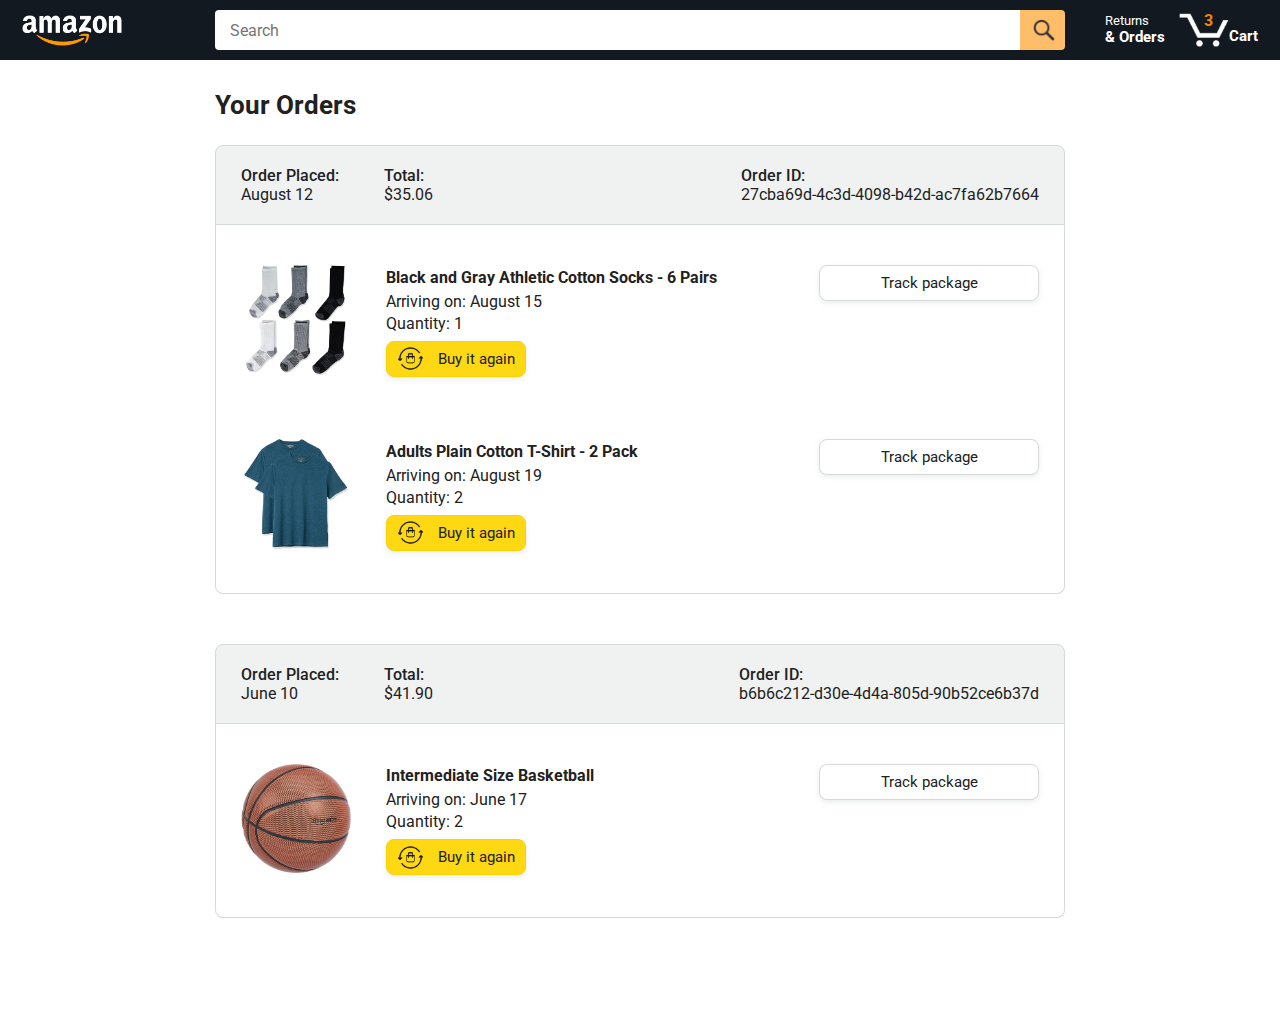
<file: Amazon-Project/orders.html>
<!DOCTYPE html>
<html>
  <head>
    <title>Orders</title>

    <!-- This code is needed for responsive design to work.
      (Responsive design = make the website look good on
      smaller screen sizes like a phone or a tablet). -->
    <meta name="viewport" content="width=device-width, initial-scale=1">

    <!-- Load a font called Roboto from Google Fonts. -->
    <link rel="preconnect" href="https://fonts.googleapis.com">
    <link rel="preconnect" href="https://fonts.gstatic.com" crossorigin>
    <link href="https://fonts.googleapis.com/css2?family=Roboto:wght@400;500;700&display=swap" rel="stylesheet">

    <!-- Here are the CSS files for this page. -->
    <link rel="stylesheet" href="styles/shared/general.css">
    <link rel="stylesheet" href="styles/shared/amazon-header.css">
    <link rel="stylesheet" href="styles/pages/orders.css">
  </head>
  <body>
    <div class="amazon-header">
      <div class="amazon-header-left-section">
        <a href="amazon.html" class="header-link">
          <img class="amazon-logo"
            src="images/amazon-logo-white.png">
          <img class="amazon-mobile-logo"
            src="images/amazon-mobile-logo-white.png">
        </a>
      </div>

      <div class="amazon-header-middle-section">
        <input class="search-bar" type="text" placeholder="Search">

        <button class="search-button">
          <img class="search-icon" src="images/icons/search-icon.png">
        </button>
      </div>

      <div class="amazon-header-right-section">
        <a class="orders-link header-link" href="orders.html">
          <span class="returns-text">Returns</span>
          <span class="orders-text">& Orders</span>
        </a>

        <a class="cart-link header-link" href="checkout.html">
          <img class="cart-icon" src="images/icons/cart-icon.png">
          <div class="cart-quantity">3</div>
          <div class="cart-text">Cart</div>
        </a>
      </div>
    </div>

    <div class="main">
      <div class="page-title">Your Orders</div>

      <div class="orders-grid">
        <div class="order-container">
          
          <div class="order-header">
            <div class="order-header-left-section">
              <div class="order-date">
                <div class="order-header-label">Order Placed:</div>
                <div>August 12</div>
              </div>
              <div class="order-total">
                <div class="order-header-label">Total:</div>
                <div>$35.06</div>
              </div>
            </div>

            <div class="order-header-right-section">
              <div class="order-header-label">Order ID:</div>
              <div>27cba69d-4c3d-4098-b42d-ac7fa62b7664</div>
            </div>
          </div>

          <div class="order-details-grid">
            <div class="product-image-container">
              <img src="images/products/athletic-cotton-socks-6-pairs.jpg">
            </div>

            <div class="product-details">
              <div class="product-name">
                Black and Gray Athletic Cotton Socks - 6 Pairs
              </div>
              <div class="product-delivery-date">
                Arriving on: August 15
              </div>
              <div class="product-quantity">
                Quantity: 1
              </div>
              <button class="buy-again-button button-primary">
                <img class="buy-again-icon" src="images/icons/buy-again.png">
                <span class="buy-again-message">Buy it again</span>
              </button>
            </div>

            <div class="product-actions">
              <a href="tracking.html">
                <button class="track-package-button button-secondary">
                  Track package
                </button>
              </a>
            </div>

            <div class="product-image-container">
              <img src="images/products/adults-plain-cotton-tshirt-2-pack-teal.jpg">
            </div>

            <div class="product-details">
              <div class="product-name">
                Adults Plain Cotton T-Shirt - 2 Pack
              </div>
              <div class="product-delivery-date">
                Arriving on: August 19
              </div>
              <div class="product-quantity">
                Quantity: 2
              </div>
              <button class="buy-again-button button-primary">
                <img class="buy-again-icon" src="images/icons/buy-again.png">
                <span class="buy-again-message">Buy it again</span>
              </button>
            </div>

            <div class="product-actions">
              <a href="tracking.html">
                <button class="track-package-button button-secondary">
                  Track package
                </button>
              </a>
            </div>
          </div>
        </div>

        <div class="order-container">

          <div class="order-header">
            <div class="order-header-left-section">
              <div class="order-date">
                <div class="order-header-label">Order Placed:</div>
                <div>June 10</div>
              </div>
              <div class="order-total">
                <div class="order-header-label">Total:</div>
                <div>$41.90</div>
              </div>
            </div>

            <div class="order-header-right-section">
              <div class="order-header-label">Order ID:</div>
              <div>b6b6c212-d30e-4d4a-805d-90b52ce6b37d</div>
            </div>
          </div>

          <div class="order-details-grid">
            <div class="product-image-container">
              <img src="images/products/intermediate-composite-basketball.jpg">
            </div>

            <div class="product-details">
              <div class="product-name">
                Intermediate Size Basketball
              </div>
              <div class="product-delivery-date">
                Arriving on: June 17
              </div>
              <div class="product-quantity">
                Quantity: 2
              </div>
              <button class="buy-again-button button-primary">
                <img class="buy-again-icon" src="images/icons/buy-again.png">
                <span class="buy-again-message">Buy it again</span>
              </button>
            </div>

            <div class="product-actions">
              <a href="tracking.html">
                <button class="track-package-button button-secondary">
                  Track package
                </button>
              </a>
            </div>
          </div>
        </div>
      </div>
    </div>
  </body>
</html>
</file>
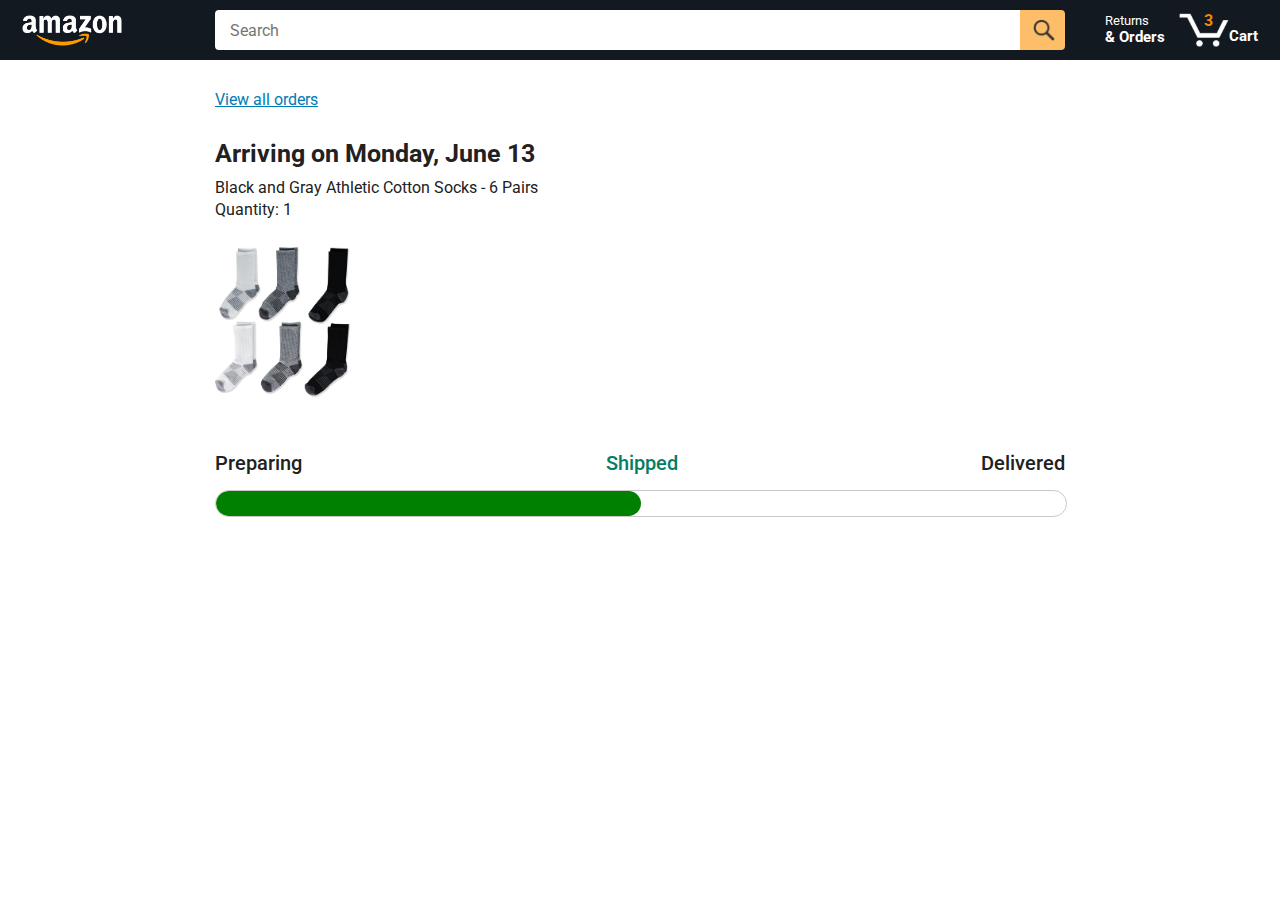
<file: Amazon-Project/tracking.html>
<!DOCTYPE html>
<html>
  <head>
    <title>Tracking</title>

    <!-- This code is needed for responsive design to work.
      (Responsive design = make the website look good on
      smaller screen sizes like a phone or a tablet). -->
    <meta name="viewport" content="width=device-width, initial-scale=1">

    <!-- Load a font called Roboto from Google Fonts. -->
    <link rel="preconnect" href="https://fonts.googleapis.com">
    <link rel="preconnect" href="https://fonts.gstatic.com" crossorigin>
    <link href="https://fonts.googleapis.com/css2?family=Roboto:wght@400;500;700&display=swap" rel="stylesheet">

    <!-- Here are the CSS files for this page. -->
    <link rel="stylesheet" href="styles/shared/general.css">
    <link rel="stylesheet" href="styles/shared/amazon-header.css">
    <link rel="stylesheet" href="styles/pages/tracking.css">
  </head>
  <body>
    <div class="amazon-header">
      <div class="amazon-header-left-section">
        <a href="amazon.html" class="header-link">
          <img class="amazon-logo"
            src="images/amazon-logo-white.png">
          <img class="amazon-mobile-logo"
            src="images/amazon-mobile-logo-white.png">
        </a>
      </div>

      <div class="amazon-header-middle-section">
        <input class="search-bar" type="text" placeholder="Search">

        <button class="search-button">
          <img class="search-icon" src="images/icons/search-icon.png">
        </button>
      </div>

      <div class="amazon-header-right-section">
        <a class="orders-link header-link" href="orders.html">
          <span class="returns-text">Returns</span>
          <span class="orders-text">& Orders</span>
        </a>

        <a class="cart-link header-link" href="checkout.html">
          <img class="cart-icon" src="images/icons/cart-icon.png">
          <div class="cart-quantity">3</div>
          <div class="cart-text">Cart</div>
        </a>
      </div>
    </div>

    <div class="main">
      <div class="order-tracking">
        <a class="back-to-orders-link link-primary" href="orders.html">
          View all orders
        </a>

        <div class="delivery-date">
          Arriving on Monday, June 13
        </div>

        <div class="product-info">
          Black and Gray Athletic Cotton Socks - 6 Pairs
        </div>

        <div class="product-info">
          Quantity: 1
        </div>

        <img class="product-image" src="images/products/athletic-cotton-socks-6-pairs.jpg">

        <div class="progress-labels-container">
          <div class="progress-label">
            Preparing
          </div>
          <div class="progress-label current-status">
            Shipped
          </div>
          <div class="progress-label">
            Delivered
          </div>
        </div>

        <div class="progress-bar-container">
          <div class="progress-bar"></div>
        </div>
      </div>
    </div>
  </body>
</html>
</file>
<file: Arrays-and-Loops/css/styles.css>
@import url('https://fonts.googleapis.com/css2?family=Poppins:ital,wght@0,100;0,200;0,300;0,400;0,500;0,600;0,700;0,800;0,900;1,100;1,200;1,300;1,400;1,500;1,600;1,700;1,800;1,900&display=swap');

* {
    font-family: 'Poppins', sans-serif;
    box-sizing: border-box;
}

.todo-input,
.result-any {
    width: 100%;
    margin-bottom: 10px;
    display: grid;
    grid-template-columns: 1fr 150px 75px;
    gap: 10px;
    flex-wrap: wrap;
}

.todo-input input,
.todo-input button,
.result-any button {
    padding: 7.5px;
    outline: none;
    border: 1px solid #000;
    border-radius: 5px;
}

.todo-input button,
.result-any button {
    color: #fff;
    background-color: green;
    border: none;
    cursor: pointer;
}

.result-any button {
    background-color: red;
}
</file>
<file: Console/css/styles.css>
.add {
    background-color: yellow;
}

.buy {
    background-color: orange;
}
</file>
<file: Functions/css/styles.css>
* {
    margin: 0;
    padding: 0;
    box-sizing: border-box;
}

body {
    width: 100%;
    height: 100vh;
    background-color: #000;
    display: flex;
    justify-content: center;
    align-items: center;
}

.container {
    display: grid;
    grid-template-columns: repeat(4, 1fr);
    gap: 10px;
}

.container button {
    width: 50px;
    height: 50px;
    font-size: 1.2em;
    font-weight: 500;
}
</file>
<file: HTML-CSS-JavaScript-Together/css/styles.css>
@import url('https://fonts.googleapis.com/css2?family=Poppins:ital,wght@0,100;0,200;0,300;0,400;0,500;0,600;0,700;0,800;0,900;1,100;1,200;1,300;1,400;1,500;1,600;1,700;1,800;1,900&display=swap');

* {
    margin: 0;
    padding: 0;
    font-family: 'Poppins', sans-serif;
    box-sizing: border-box;
}

body {
    padding: 10px;
    width: 100%;
    height: 100vh;
}

/* Amazon Button */
.amazon {
    background-color: rgb(255, 216, 20);
    border: none;
    width: 150px;
    padding: 5px;
    font-weight: 500;
    border-radius: 25px;
    cursor: pointer;
}

/* Uber Button */
.request,
.schedule {
    border: none;
    padding: 7.5px;
    font-size: 0.7em;
    font-weight: 600;
    border-radius: 5px;
    cursor: pointer;
}

.request {
    color: #fff;
    background-color: #000;
    width: 100px;
    margin-right: 15px;
}

.schedule {
    background-color: rgb(230, 230, 230);
    width: 150px;
    font-size: 0.7em;
}

/* Add button with another method, use classList.contains('class-name') and use DOM */
.js-button,
.is-toggled {
    border: none;
    padding: 7.5px;
    font-size: 0.7em;
    font-weight: 600;
    border-radius: 5px;
    cursor: pointer;
}

.js-button {
    margin-right: 15px;
    width: 100px;
}

/* Create more button,when clicking the button add or remove the class 'is-toggled, and use any styling and use if(classList.contains('is-toggled')) to decided wheter to add or remove the class name'  */
.is-toggled {
    color: #fff;
    background-color: rgb(100, 255, 100);
    width: 50px;
}

.off-button {
    background-color: red;
}

/* Copy task before on DOM, if we type a number less than 0, display a red error message */
.input-order {
    padding: 10px;
    border: 1px solid rgb(200, 200, 200);
    outline: none;
}

.order-button {
    padding: 10px;
    color: #fff;
    background-color: rgb(100, 255, 100);
    border: 1px solid rgb(100, 255, 100);
}

.error-ouput {
    color: red;
    margin-top: 10px;
}

/* Exercise to make calculator */
.calculation {
    width: 100%;
    max-width: 150px;
    padding: 10px;
}

.container {
    display: grid;
    grid-template-columns: repeat(4, 1fr);
    row-gap: 5px;
    column-gap: 5px;
}

.container button {
    padding: 10px;
}

.gray-btn {
    color: white;
    background-color: rgb(70, 70, 70);
}

.black-btn {
    color: white;
    background-color: rgb(30, 30, 30);
}

.orange-btn {
    color: white;
    background-color: orange;
}

.gray-btn,
.black-btn,
.orange-btn {
    width: 50px;
    height: 50px;
    border: none;
    border-radius: 50%;
    text-align: center;
}

.zero-btn {
    color: white;
    background-color: rgb(30, 30, 30);
    grid-column: 2 span;
    border: none;
    border-radius: 25px;
    text-align: start;
    text-indent: 10px;
}
</file>
<file: Advanced-Function/css/rps.css>
@import url('https://fonts.googleapis.com/css2?family=Poppins:ital,wght@0,100;0,200;0,300;0,400;0,500;0,600;0,700;0,800;0,900;1,100;1,200;1,300;1,400;1,500;1,600;1,700;1,800;1,900&display=swap');

* {
    margin: 0;
    padding: 0;
    font-family: 'Poppins', sans-serif;
    box-sizing: border-box;
}

body {
    width: 100%;
    height: 100vh;
    display: flex;
    flex-direction: column;
    justify-content: center;
    align-items: center;
    background-color: #000;
}

.rock-paper-scissors {
    background-color: #fff;
    display: flex;
    flex-direction: column;
    justify-content: center;
    align-items: center;
    padding: 15px;
    border-radius: 10px;
}

.rock-paper-scissors p {
    padding-bottom: 10px;
}

.rock-paper-scissors a {
    text-decoration: none;
    padding-bottom: 10px;
}

.rock-paper-scissors button {
    padding: 7.5px;
    width: 100px;
    border: transparent;
    border-radius: 25px;
    cursor: pointer;
}

.item button {
    margin: 10px 0;
    background-color: #000;
    color: #fff;
}

.reset {
    background-color: skyblue;
    color: #fff;
}
</file>
<file: Advanced-Function/css/todolist.css>
@import url('https://fonts.googleapis.com/css2?family=Poppins:ital,wght@0,100;0,200;0,300;0,400;0,500;0,600;0,700;0,800;0,900;1,100;1,200;1,300;1,400;1,500;1,600;1,700;1,800;1,900&display=swap');

* {
    font-family: 'Poppins', sans-serif;
    box-sizing: border-box;
}

.todo-input,
.result-any {
    width: 100%;
    margin-bottom: 10px;
    display: grid;
    grid-template-columns: 1fr 150px 75px;
    gap: 10px;
    flex-wrap: wrap;
}

.todo-input input,
.todo-input button,
.result-any button {
    padding: 7.5px;
    outline: none;
    border: 1px solid #000;
    border-radius: 5px;
}

.todo-input button,
.result-any button {
    color: #fff;
    background-color: green;
    border: none;
    cursor: pointer;
}

.result-any button {
    background-color: red;
}
</file>
<file: Amazon-Project/styles/shared/general.css>
body {
  font-family: Roboto, Arial;
  color: rgb(33, 33, 33);
  /* The <body> element has a default margin of 8px
     on all sides. This removes the default margins. */
  margin: 0;
}

/* <p> elements have a default margin on the top
   and bottom. This removes the default margins. */
p {
  margin: 0;
}

button {
  cursor: pointer;
}

select {
  cursor: pointer;
}

input, select, button {
  font-family: Roboto, Arial;
}

.button-primary {
  color: rgb(33, 33, 33);
  background-color: rgb(255, 216, 20);
  border: 1px solid rgb(252, 210, 0);
  border-radius: 8px;
  cursor: pointer;
  box-shadow: 0 2px 5px rgba(213, 217, 217, 0.5);
}

.button-primary:hover {
  background-color: rgb(247, 202, 0);
  border: 1px solid rgb(242, 194, 0);
}

.button-primary:active {
  background: rgb(255, 216, 20);
  border-color: rgb(252, 210, 0);
  box-shadow: none;
}

.button-secondary {
  color: rgb(33, 33, 33);
  background: white;
  border: 1px solid rgb(213, 217, 217);
  border-radius: 8px;
  cursor: pointer;
  box-shadow: 0 2px 5px rgba(213, 217, 217, 0.5);
}

.button-secondary:hover {
  background-color: rgb(247, 250, 250);
}

.button-secondary:active {
  background-color: rgb(237, 253, 255);
  box-shadow: none;
}

/* These styles will limit text to 2 lines. Anything
   beyond 2 lines will be replaced with "..."
   You can find this code by using an A.I. tool or by
   searching in Google.
   https://css-tricks.com/almanac/properties/l/line-clamp/ */
.limit-text-to-2-lines {
  display: -webkit-box;
  -webkit-line-clamp: 2;
  -webkit-box-orient: vertical;
  overflow: hidden;
}

.link-primary {
  color: rgb(1, 124, 182);
  cursor: pointer;
}

.link-primary:hover {
  color: rgb(196, 80, 0);
}

/* Styles for dropdown selectors. */
select {
  color: rgb(33, 33, 33);
  background-color: rgb(240, 240, 240);
  border: 1px solid rgb(213, 217, 217);
  border-radius: 8px;
  padding: 3px 5px;
  font-size: 15px;
  cursor: pointer;
  box-shadow: 0 2px 5px rgba(213, 217, 217, 0.5);
}

select:focus,
input:focus {
  outline: 2px solid rgb(255, 153, 0);
}
</file>
<file: Amazon-Project/styles/shared/amazon-header.css>
.amazon-header {
  background-color: rgb(19, 25, 33);
  color: white;
  padding-left: 15px;
  padding-right: 15px;

  display: flex;
  align-items: center;
  justify-content: space-between;

  position: fixed;
  top: 0;
  left: 0;
  right: 0;
  height: 60px;
}

.amazon-header-left-section {
  width: 180px;
}

@media (max-width: 800px) {
  .amazon-header-left-section {
    width: unset;
  }
}

.header-link {
  display: inline-block;
  padding: 6px;
  border-radius: 2px;
  cursor: pointer;
  text-decoration: none;
  border: 1px solid rgba(0, 0, 0, 0);
}

.header-link:hover {
  border: 1px solid white;
}

.amazon-logo {
  width: 100px;
  margin-top: 5px;
}

.amazon-mobile-logo {
  display: none;
}

@media (max-width: 575px) {
  .amazon-logo {
    display: none;
  }

  .amazon-mobile-logo {
    display: block;
    height: 35px;
    margin-top: 5px;
  }
}

.amazon-header-middle-section {
  flex: 1;
  max-width: 850px;
  margin-left: 10px;
  margin-right: 10px;
  display: flex;
}

.search-bar {
  flex: 1;
  width: 0;
  font-size: 16px;
  height: 38px;
  padding-left: 15px;
  border: none;
  border-top-left-radius: 4px;
  border-bottom-left-radius: 4px;
  border-top-right-radius: 0;
  border-bottom-right-radius: 0;
}

.search-button {
  background-color: rgb(254, 189, 105);
  border: none;
  width: 45px;
  height: 40px;
  border-top-right-radius: 4px;
  border-bottom-right-radius: 4px;
  flex-shrink: 0;
}

.search-icon {
  height: 22px;
  margin-left: 2px;
  margin-top: 3px;
}

.amazon-header-right-section {
  width: 180px;
  flex-shrink: 0;
  display: flex;
  justify-content: end;
}

.orders-link {
  color: white;
}

.returns-text {
  display: block;
  font-size: 13px;
}

.orders-text {
  display: block;
  font-size: 15px;
  font-weight: 700;
}

.cart-link {
  color: white;
  display: flex;
  align-items: center;
  position: relative;
}

.cart-icon {
  width: 50px;
}

.cart-text {
  margin-top: 12px;
  font-size: 15px;
  font-weight: 700;
}

.cart-quantity {
  color: rgb(240, 136, 4);
  font-size: 16px;
  font-weight: 700;

  position: absolute;
  top: 4px;
  left: 22px;
  
  width: 26px;
  text-align: center;
}
</file>
<file: Amazon-Project/styles/pages/amazon.css>
.main {
  margin-top: 60px;
}

.products-grid {
  display: grid;

  /* - In CSS Grid, 1fr means a column will take up the
       remaining space in the grid.
     - If we write 1fr 1fr ... 1fr; 8 times, this will
       divide the grid into 8 columns, each taking up an
       equal amount of the space.
     - repeat(8, 1fr); is a shortcut for repeating "1fr"
       8 times (instead of typing out "1fr" 8 times).
       repeat(...) is a special property that works with
       display: grid; */
  grid-template-columns: repeat(8, 1fr);
}

/* @media is used to create responsive design (making the
   website look good on any screen size). This @media
   means when the screen width is 2000px or less, we
   will divide the grid into 7 columns instead of 8. */
@media (max-width: 2000px) {
  .products-grid {
    grid-template-columns: repeat(7, 1fr);
  }
}

/* This @media means when the screen width is 1600px or
   less, we will divide the grid into 6 columns. */
@media (max-width: 1600px) {
  .products-grid {
    grid-template-columns: repeat(6, 1fr);
  }
}

@media (max-width: 1300px) {
  .products-grid {
    grid-template-columns: repeat(5, 1fr);
  }
}

@media (max-width: 1000px) {
  .products-grid {
    grid-template-columns: repeat(4, 1fr);
  }
}

@media (max-width: 800px) {
  .products-grid {
    grid-template-columns: repeat(3, 1fr);
  }
}

@media (max-width: 575px) {
  .products-grid {
    grid-template-columns: repeat(2, 1fr);
  }
}

@media (max-width: 450px) {
  .products-grid {
    grid-template-columns: 1fr;
  }
}

.product-container {
  padding-top: 40px;
  padding-bottom: 25px;
  padding-left: 25px;
  padding-right: 25px;

  border-right: 1px solid rgb(231, 231, 231);
  border-bottom: 1px solid rgb(231, 231, 231);

  display: flex;
  flex-direction: column;
}

.product-image-container {
  display: flex;
  justify-content: center;
  align-items: center;

  height: 180px;
  margin-bottom: 20px;
}

.product-image {
  /* Images will overflow their container by default. To
    prevent this, we set max-width and max-height to 100%
    so they stay inside their container. */
  max-width: 100%;
  max-height: 100%;
}

.product-name {
  height: 40px;
  margin-bottom: 5px;
}

.product-rating-container {
  display: flex;
  align-items: center;
  margin-bottom: 10px;
}

.product-rating-stars {
  width: 100px;
  margin-right: 6px;
}

.product-rating-count {
  color: rgb(1, 124, 182);
  cursor: pointer;
  margin-top: 3px;
}

.product-price {
  font-weight: 700;
  margin-bottom: 10px;
}

.product-quantity-container {
  margin-bottom: 17px;
}

.product-spacer {
  flex: 1;
}

.added-to-cart {
  color: rgb(6, 125, 98);
  font-size: 16px;

  display: flex;
  align-items: center;
  margin-bottom: 8px;

  /* At first, the "Added to cart" message will
     be invisible. Use JavaScript to change the
     opacity and make it visible. */
  opacity: 0;
}

.added-to-cart img {
  height: 20px;
  margin-right: 5px;
}

.add-to-cart-button {
  width: 100%;
  padding: 8px;
  border-radius: 50px;
}
</file>
<file: Amazon-Project/styles/pages/checkout/checkout-header.css>
.checkout-header {
  height: 60px;
  padding-left: 30px;
  padding-right: 30px;
  background-color: white;

  display: flex;
  justify-content: center;

  position: fixed;
  top: 0;
  left: 0;
  right: 0;
  z-index: 1000;
}

.header-content {
  width: 100%;
  max-width: 1100px;

  display: flex;
  align-items: center;
}

.checkout-header-left-section {
  width: 150px;
}

.amazon-logo {
  width: 100px;
  margin-top: 12px;
}

.amazon-mobile-logo {
  display: none;
}

/* @media is used to create responsive design (making the
   website look good on any screen size). This @media
   means when the screen width is 575px or less, different
   styles (inside the {...}) will be applied. */
@media (max-width: 575px) {
  .checkout-header-left-section {
    width: auto;
  }

  .amazon-logo {
    display: none;
  }

  .amazon-mobile-logo {
    display: inline-block;
    height: 35px;
    margin-top: 5px;
  }
}

.checkout-header-middle-section {
  flex: 1;
  flex-shrink: 0;
  text-align: center;

  font-size: 25px;
  font-weight: 500;

  display: flex;
  justify-content: center;
}

.return-to-home-link {
  color: rgb(0, 113, 133);
  font-size: 23px;
  text-decoration: none;
  cursor: pointer;
}

@media (max-width: 1000px) {
  .checkout-header-middle-section {
    font-size: 20px;
    margin-right: 60px;
  }

  .return-to-home-link {
    font-size: 18px;
  }
}

@media (max-width: 575px) {
  .checkout-header-middle-section {
    margin-right: 5px;
  }
}

.checkout-header-right-section {
  text-align: right;
  width: 150px;
}

@media (max-width: 1000px) {
  .checkout-header-right-section {
    width: auto;
  }
}
</file>
<file: Amazon-Project/styles/pages/checkout/checkout.css>
.main {
  max-width: 1100px;
  padding-left: 30px;
  padding-right: 30px;

  margin-top: 140px;
  margin-bottom: 100px;

  /* margin-left: auto;
     margin-right auto;
     Is a trick for centering an element horizontally
     without needing a container. */
  margin-left: auto;
  margin-right: auto;
}

.page-title {
  font-weight: 700;
  font-size: 22px;
  margin-bottom: 18px;
}

.checkout-grid {
  display: grid;
  /* Here, 1fr means the first column will take
     up the remaining space in the grid. */
  grid-template-columns: 1fr 350px;
  column-gap: 12px;

  /* Use align-items: start; to prevent the elements
     in the grid from stretching vertically. */
  align-items: start;
}

@media (max-width: 1000px) {
  .main {
    max-width: 500px;
  }

  .checkout-grid {
    grid-template-columns: 1fr;
  }
}

.cart-item-container,
.payment-summary {
  border: 1px solid rgb(222, 222, 222);
  border-radius: 4px;
  padding: 18px;
}

.cart-item-container {
  margin-bottom: 12px;
}

.payment-summary {
  padding-bottom: 5px;
}

@media (max-width: 1000px) {
  .payment-summary {
    /* grid-row: 1 means this element will be placed into row
      1 in the grid. (Normally, the row that an element is
      placed in is determined by the order of the elements in
      the HTML. grid-row overrides this default ordering). */
    grid-row: 1;
    margin-bottom: 12px;
  }
}

.delivery-date {
  color: rgb(0, 118, 0);
  font-weight: 700;
  font-size: 19px;
  margin-top: 5px;
  margin-bottom: 22px;
}

.cart-item-details-grid {
  display: grid;
  /* 100px 1fr 1fr; means the 2nd and 3rd column will
     take up half the remaining space in the grid
     (they will divide up the remaining space evenly). */
  grid-template-columns: 100px 1fr 1fr;
  column-gap: 25px;
}

@media (max-width: 1000px) {
  .cart-item-details-grid {
    grid-template-columns: 100px 1fr;
    row-gap: 30px;
  }
}

.product-image {
  max-width: 100%;
  max-height: 120px;

  /* margin-left: auto;
     margin-right auto;
     Is a trick for centering an element horizontally
     without needing a container. */
  margin-left: auto;
  margin-right: auto;
}

.product-name {
  font-weight: 700;
  margin-bottom: 8px;
}

.product-price {
  color: rgb(177, 39, 4);
  font-weight: 700;
  margin-bottom: 5px;
}

.product-quantity .link-primary {
  margin-left: 3px;
}

@media (max-width: 1000px) {
  .delivery-options {
    /* grid-column: 1 means this element will be placed
       in column 1 in the grid. (Normally, the column that
       an element is placed in is determined by the order
       of the elements in the HTML. grid-column overrides
       this default ordering).
       
       / span 2 means this element will take up 2 columns
       in the grid (Normally, each element takes up 1
       column in the grid). */
    grid-column: 1 / span 2;
  }
}

.delivery-options-title {
  font-weight: 700;
  margin-bottom: 10px;
}

.delivery-option {
  display: grid;
  grid-template-columns: 24px 1fr;
  margin-bottom: 12px;
  cursor: pointer;
}

.delivery-option-input {
  margin-left: 0px;
  cursor: pointer;
}

.delivery-option-date {
  color: rgb(0, 118, 0);
  font-weight: 500;
  margin-bottom: 3px;
}

.delivery-option-price {
  color: rgb(120, 120, 120);
  font-size: 15px;
}

.payment-summary-title {
  font-weight: 700;
  font-size: 18px;
  margin-bottom: 12px;
}

.payment-summary-row {
  display: grid;
  /* 1fr auto; means the width of the 2nd column will be
     determined by the elements inside the column (auto).
     The 1st column will take up the remaining space. */
  grid-template-columns: 1fr auto;

  font-size: 15px;
  margin-bottom: 9px;
}

.payment-summary-money {
  text-align: right;
}

.subtotal-row .payment-summary-money {
  border-top: 1px solid rgb(222, 222, 222);
}

.subtotal-row div {
  padding-top: 9px;
}

.total-row {
  color: rgb(177, 39, 4);
  font-weight: 700;
  font-size: 18px;

  border-top: 1px solid rgb(222, 222, 222);
  padding-top: 18px;
}

.place-order-button {
  width: 100%;
  padding-top: 12px;
  padding-bottom: 12px;
  border-radius: 8px;

  margin-top: 11px;
  margin-bottom: 15px;
}
</file>
<file: Amazon-Project/styles/pages/orders.css>
.main {
  max-width: 850px;
  margin-top: 90px;
  margin-bottom: 100px;
  padding-left: 20px;
  padding-right: 20px;

  /* margin-left: auto;
     margin-right auto;
     Is a trick for centering an element horizontally
     without needing a container. */
  margin-left: auto;
  margin-right: auto;
}

.page-title {
  font-weight: 700;
  font-size: 26px;
  margin-bottom: 25px;
}

.orders-grid {
  display: grid;
  grid-template-columns: 1fr;
  row-gap: 50px;
}

.order-header {
  background-color: rgb(240, 242, 242);
  border: 1px solid rgb(213, 217, 217);

  display: flex;
  align-items: center;
  justify-content: space-between;

  padding: 20px 25px;
  border-top-left-radius: 8px;
  border-top-right-radius: 8px;
}

.order-header-left-section {
  display: flex;
  flex-shrink: 0;
}

.order-header-label {
  font-weight: 500;
}

.order-date,
.order-total {
  margin-right: 45px;
}

.order-header-right-section {
  flex-shrink: 1;
}

@media (max-width: 575px) {
  .order-header {
    flex-direction: column;
    align-items: start;
    line-height: 23px;
    padding: 15px;
  }

  .order-header-left-section {
    flex-direction: column;
  }

  .order-header-label {
    margin-right: 5px;
  }

  .order-date,
  .order-total {
    display: grid;
    grid-template-columns: auto 1fr;
    margin-right: 0;
  }

  .order-header-right-section {
    display: grid;
    grid-template-columns: auto 1fr;
  }
}

.order-details-grid {
  padding: 40px 25px;
  border: 1px solid rgb(213, 217, 217);
  border-top: none;
  border-bottom-left-radius: 8px;
  border-bottom-right-radius: 8px;

  display: grid;
  grid-template-columns: 110px 1fr 220px;
  column-gap: 35px;
  row-gap: 60px;
  align-items: center;
}

@media (max-width: 800px) {
  .order-details-grid {
    grid-template-columns: 110px 1fr;
    row-gap: 0;
    padding-bottom: 8px;
  }
}

@media (max-width: 450px) {
  .order-details-grid {
    grid-template-columns: 1fr;
  }
}

.product-image-container {
  text-align: center;
}

.product-image-container img {
  max-width: 110px;
  max-height: 110px;
}

.product-name {
  font-weight: 700;
  margin-bottom: 5px;
}

.product-delivery-date {
  margin-bottom: 3px;
}

.product-quantity {
  margin-bottom: 8px;
}

.buy-again-button {
  font-size: 15px;
  width: 140px;
  height: 36px;
  border-radius: 8px;

  display: flex;
  align-items: center;
  justify-content: center;
}

.buy-again-icon {
  width: 25px;
  margin-right: 15px;
}

.product-actions {
  align-self: start;
}

.track-package-button {
  width: 100%;
  font-size: 15px;
  padding: 8px;
}

@media (max-width: 800px) {
  .buy-again-button {
    margin-bottom: 10px;
  }

  .product-actions {
    /* grid-column: 2 means this element will be placed
       in column 2 in the grid. (Normally, the column that
       an element is placed in is determined by the order
       of the elements in the HTML. grid-column overrides
       this default ordering). */
    grid-column: 2;
    margin-bottom: 30px;
  }

  .track-package-button {
    width: 140px;
  }
}

@media (max-width: 450px) {
  .product-image-container {
    text-align: center;
    margin-bottom: 25px;
  }

  .product-image-container img {
    max-width: 150px;
    max-height: 150px;
  }

  .product-name {
    margin-bottom: 10px;
  }

  .product-quantity {
    margin-bottom: 15px;
  }

  .buy-again-button {
    width: 100%;
    margin-bottom: 15px;
  }

  .product-actions {
    /* grid-column: auto; undos grid-column: 2; from above.
       This element will now be placed in its normal column
       in the grid. */
    grid-column: auto;
    margin-bottom: 70px;
  }

  .track-package-button {
    width: 100%;
    padding: 12px;
  }
}
</file>
<file: Amazon-Project/styles/pages/tracking.css>
.main {
  max-width: 850px;
  margin-top: 90px;
  margin-bottom: 100px;
  padding-left: 30px;
  padding-right: 30px;

  /* margin-left: auto;
     margin-right auto;
     Is a trick for centering an element horizontally
     without needing a container. */
  margin-left: auto;
  margin-right: auto;
}

.back-to-orders-link {
  display: inline-block;
  margin-bottom: 30px;
}

.delivery-date {
  font-size: 25px;
  font-weight: 700;
  margin-bottom: 10px;
}

.product-info {
  margin-bottom: 3px;
}

.product-image {
  max-width: 150px;
  max-height: 150px;
  margin-top: 25px;
  margin-bottom: 50px;
}

.progress-labels-container {
  display: flex;
  justify-content: space-between;
  font-size: 20px;
  font-weight: 500;
  margin-bottom: 15px;
}

.current-status {
  color: rgb(6, 125, 98);
}

@media (max-width: 575px) {
  .progress-labels-container {
    font-size: 16px;
  }
}

@media (max-width: 450px) {
  .progress-labels-container {
    flex-direction: column;
    margin-bottom: 5px;
  }

  .progress-label {
    margin-bottom: 3px;
  }
}

.progress-bar-container {
  height: 25px;
  width: 100%;

  border: 1px solid rgb(200, 200, 200);
  border-radius: 50px;
  overflow: hidden;
}

.progress-bar {
  height: 100%;
  background-color: green;
  border-radius: 50px;
  width: 50%;
}
</file>
